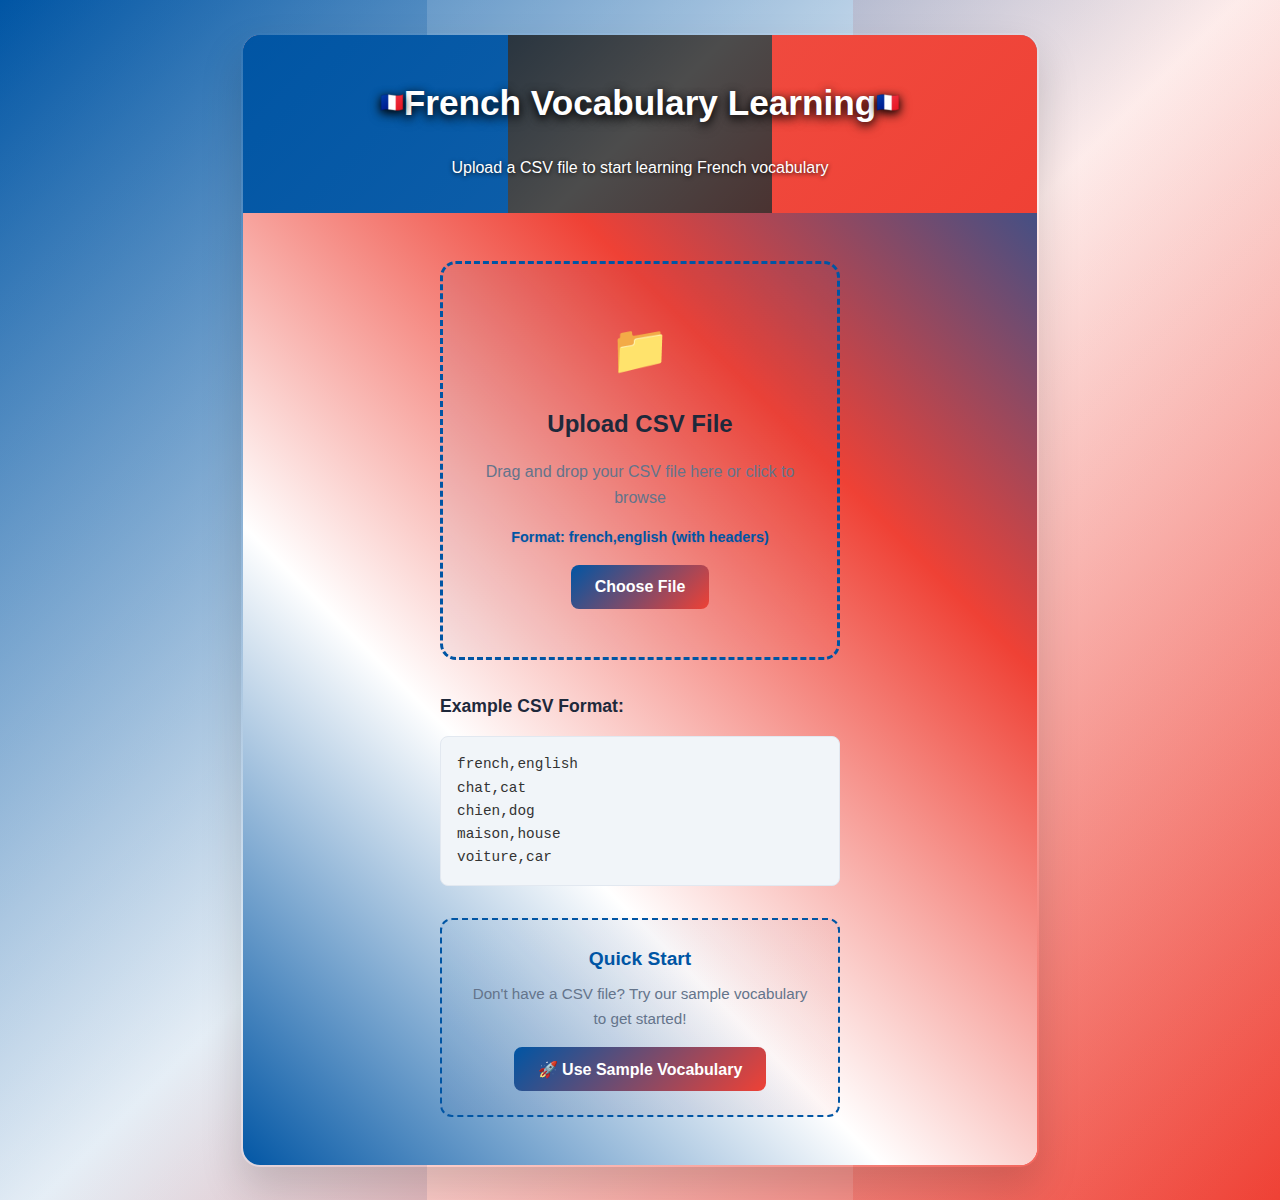
<file: index.html>
<!DOCTYPE html>
<html lang="en">
<head>
    <meta charset="UTF-8">
    <meta name="viewport" content="width=device-width, initial-scale=1.0">
    <title>French Vocabulary Learning</title>
    <link rel="stylesheet" href="styles/main.css">
    <link rel="stylesheet" href="styles/components.css">
</head>
<body>
    <div id="app">
        <!-- Upload Screen -->
        <div id="upload-screen" class="screen active">
            <header>
                <div class="header-content">
                    <h1>French Vocabulary Learning</h1>
                    <p>Upload a CSV file to start learning French vocabulary</p>
                </div>
            </header>
            
            <main>
                <div class="upload-container">
                    <div class="upload-area" id="upload-area">
                        <div class="upload-content">
                            <div class="upload-icon">📁</div>
                            <h2>Upload CSV File</h2>
                            <p>Drag and drop your CSV file here or click to browse</p>
                            <p class="format-info">Format: french,english (with headers)</p>
                            <input type="file" id="file-input" accept=".csv" hidden>
                            <button type="button" class="btn btn-primary" id="choose-file-btn">
                                Choose File
                            </button>
                        </div>
                    </div>
                    
                    <div class="example-section">
                        <h3>Example CSV Format:</h3>
                        <pre><code>french,english
chat,cat
chien,dog
maison,house
voiture,car</code></pre>
                        
                        <div class="sample-section">
                            <h3>Quick Start</h3>
                            <p>Don't have a CSV file? Try our sample vocabulary to get started!</p>
                            <button type="button" class="btn btn-secondary" id="use-sample-btn">
                                🚀 Use Sample Vocabulary
                            </button>
                        </div>
                    </div>
                </div>
            </main>
        </div>

        <!-- Quiz Screen -->
        <div id="quiz-screen" class="screen">
            <header>
                <div class="header-content">
                    <h1>French Vocabulary Quiz</h1>
                    <div class="progress-container">
                        <div class="progress-stats">
                            <span id="mastered-count">0</span> / <span id="total-count">0</span> mastered
                            (<span id="percentage">0</span>%)
                        </div>
                        <div class="progress-bar">
                            <div class="progress-fill" id="progress-fill"></div>
                        </div>
                    </div>
                </div>

            </header>

            <main>
                <div class="quiz-container">
                    <div class="question-section">
                        <h2 id="question-word">Select a word</h2>
                        <p class="instruction" id="instruction-text">Choose the correct English translation:</p>
                    </div>

                    <div class="answers-section">
                        <div class="answer-grid">
                            <button class="answer-btn" data-index="0" tabindex="0">
                                <span class="answer-number">1</span>
                                <span class="answer-text" id="answer-0">Loading...</span>
                            </button>
                            <button class="answer-btn" data-index="1" tabindex="0">
                                <span class="answer-number">2</span>
                                <span class="answer-text" id="answer-1">Loading...</span>
                            </button>
                            <button class="answer-btn" data-index="2" tabindex="0">
                                <span class="answer-number">3</span>
                                <span class="answer-text" id="answer-2">Loading...</span>
                            </button>
                            <button class="answer-btn" data-index="3" tabindex="0">
                                <span class="answer-number">4</span>
                                <span class="answer-text" id="answer-3">Loading...</span>
                            </button>
                        </div>
                    </div>

                    <div class="feedback-section" id="feedback-section" hidden>
                        <div class="feedback-content">
                            <div class="feedback-icon" id="feedback-icon"></div>
                            <div class="feedback-text" id="feedback-text"></div>
                            <button class="btn btn-primary" id="next-btn">Next Word</button>
                        </div>
                    </div>
                </div>
            </main>
        </div>

        <!-- Completion Screen -->
        <div id="completion-screen" class="screen">
            <header>
                <div class="header-content">
                    <h1>Congratulations!</h1>
                </div>
            </header>
            
            <main>
                <div class="completion-container">
                    <div class="completion-icon">🎉</div>
                    <h2>You've mastered all the vocabulary!</h2>
                    <p>You've successfully learned all <span id="final-count">0</span> words.</p>
                    <div class="completion-actions">
                        <button class="btn btn-primary" id="restart-btn">Start Over</button>
                        <button class="btn btn-secondary" id="new-vocab-btn">Upload New Vocabulary</button>
                    </div>
                </div>
            </main>
        </div>
    </div>

    <!-- Floating Footer Controls -->
    <div id="footer-controls" aria-label="Game controls">
        <div class="footer-inner">
            <button id="flip-mode-btn" class="btn btn-secondary" aria-label="Toggle quiz direction">
                <span id="flip-mode-text">🇫🇷 → 🇬🇧</span>
            </button>
            <button id="reset-btn" class="btn btn-secondary" aria-label="Reset progress">Reset</button>
        </div>
    </div>

    <!-- Modal for reset confirmation -->
    <div id="reset-modal" class="modal" hidden>
        <div class="modal-content">
            <h3>Reset Progress</h3>
            <p>Are you sure you want to reset your progress? This will clear all mastered words and start over.</p>
            <div class="modal-actions">
                <button class="btn btn-secondary" id="cancel-reset">Cancel</button>
                <button class="btn btn-danger" id="confirm-reset">Reset Progress</button>
            </div>
        </div>
    </div>

    <!-- Error Modal -->
    <div id="error-modal" class="modal" hidden>
        <div class="modal-content">
            <h3>Error</h3>
            <p id="error-message">An error occurred.</p>
            <div class="modal-actions">
                <button class="btn btn-primary" id="close-error">OK</button>
            </div>
        </div>
    </div>

    <script src="scripts/storage.js"></script>
    <script src="scripts/csvParser.js"></script>
    <script src="scripts/quizEngine.js"></script>
    <script src="scripts/ui.js"></script>
    <script src="scripts/app.js"></script>
</body>
</html>
</file>
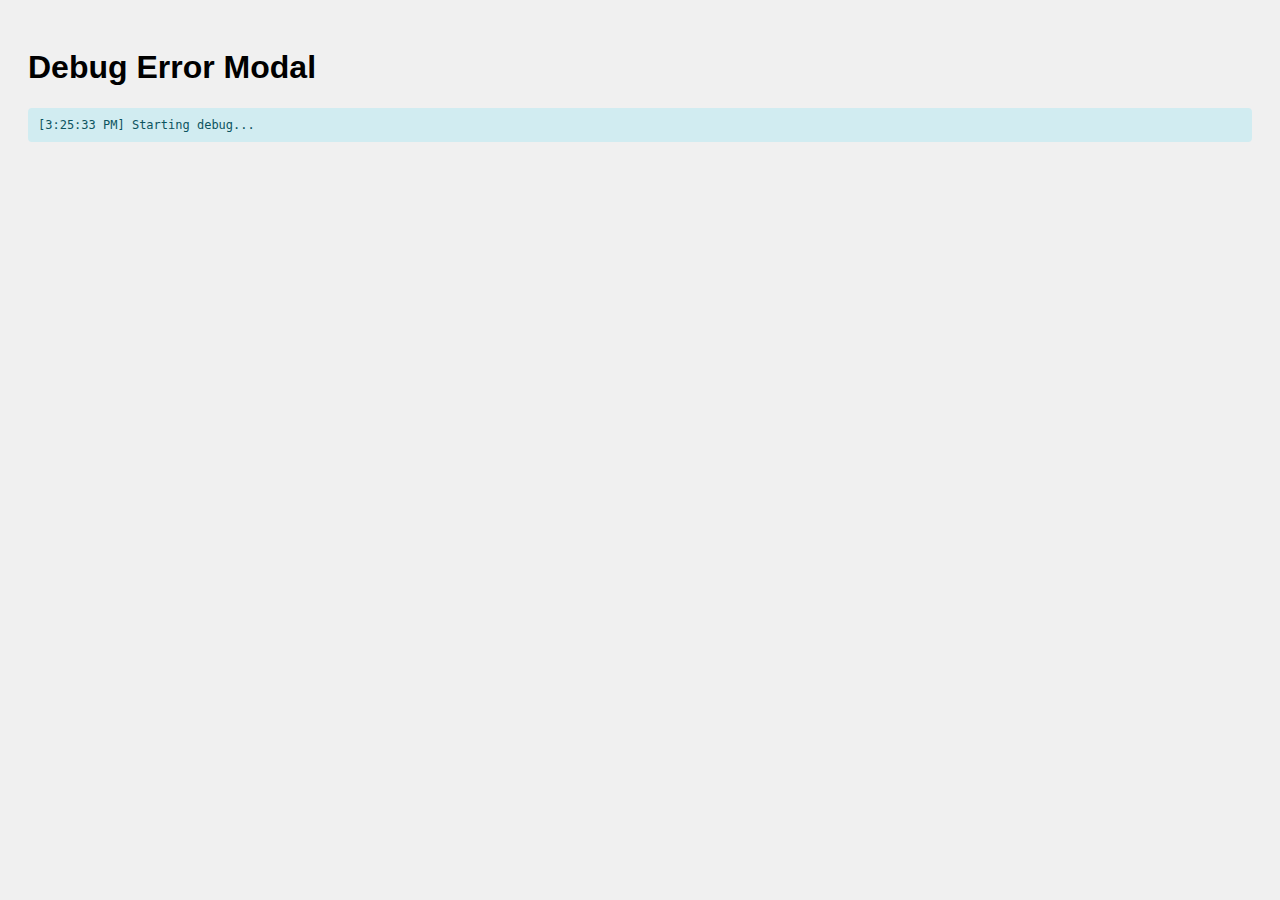
<file: debug-error.html>
<!DOCTYPE html>
<html lang="en">
<head>
    <meta charset="UTF-8">
    <meta name="viewport" content="width=device-width, initial-scale=1.0">
    <title>Debug Error Modal</title>
    <style>
        body {
            font-family: Arial, sans-serif;
            padding: 20px;
            background: #f0f0f0;
        }
        .debug-log {
            background: white;
            padding: 10px;
            margin: 5px 0;
            border-radius: 4px;
            font-family: monospace;
            font-size: 12px;
        }
        .error {
            background: #f8d7da;
            color: #721c24;
        }
        .info {
            background: #d1ecf1;
            color: #0c5460;
        }
    </style>
</head>
<body>
    <h1>Debug Error Modal</h1>
    <div id="debug-logs"></div>

    <script>
        function addLog(message, type = 'info') {
            const logs = document.getElementById('debug-logs');
            const div = document.createElement('div');
            div.className = `debug-log ${type}`;
            div.textContent = `[${new Date().toLocaleTimeString()}] ${message}`;
            logs.appendChild(div);
            console.log(message);
        }

        // Track when error modal is shown
        const originalShowModal = window.showModal;
        window.showModal = function(modalName) {
            addLog(`showModal called with: ${modalName}`, 'error');
            if (originalShowModal) {
                return originalShowModal.apply(this, arguments);
            }
        };

        // Track when showError is called
        const originalShowError = window.showError;
        window.showError = function(message) {
            addLog(`showError called with: ${message}`, 'error');
            if (originalShowError) {
                return originalShowError.apply(this, arguments);
            }
        };

        addLog('Starting debug...');
    </script>

    <script src="scripts/storage.js"></script>
    <script src="scripts/csvParser.js"></script>
    <script src="scripts/quizEngine.js"></script>
    <script src="scripts/ui.js"></script>
    <script src="scripts/app.js"></script>

    <script>
        // Override the UI showModal method to track calls
        if (typeof ui !== 'undefined') {
            const originalUIShowModal = ui.showModal;
            ui.showModal = function(modalName) {
                addLog(`UI showModal called with: ${modalName}`, 'error');
                return originalUIShowModal.call(this, modalName);
            };

            const originalUIShowError = ui.showError;
            ui.showError = function(message) {
                addLog(`UI showError called with: ${message}`, 'error');
                return originalUIShowError.call(this, message);
            };
        }

        // Override the app showError method to track calls
        if (typeof vocabApp !== 'undefined') {
            const originalAppShowError = vocabApp.showError;
            vocabApp.showError = function(message) {
                addLog(`App showError called with: ${message}`, 'error');
                return originalAppShowError.call(this, message);
            };
        }

        setTimeout(() => {
            addLog('Debug setup complete');
        }, 1000);
    </script>
</body>
</html>
</file>
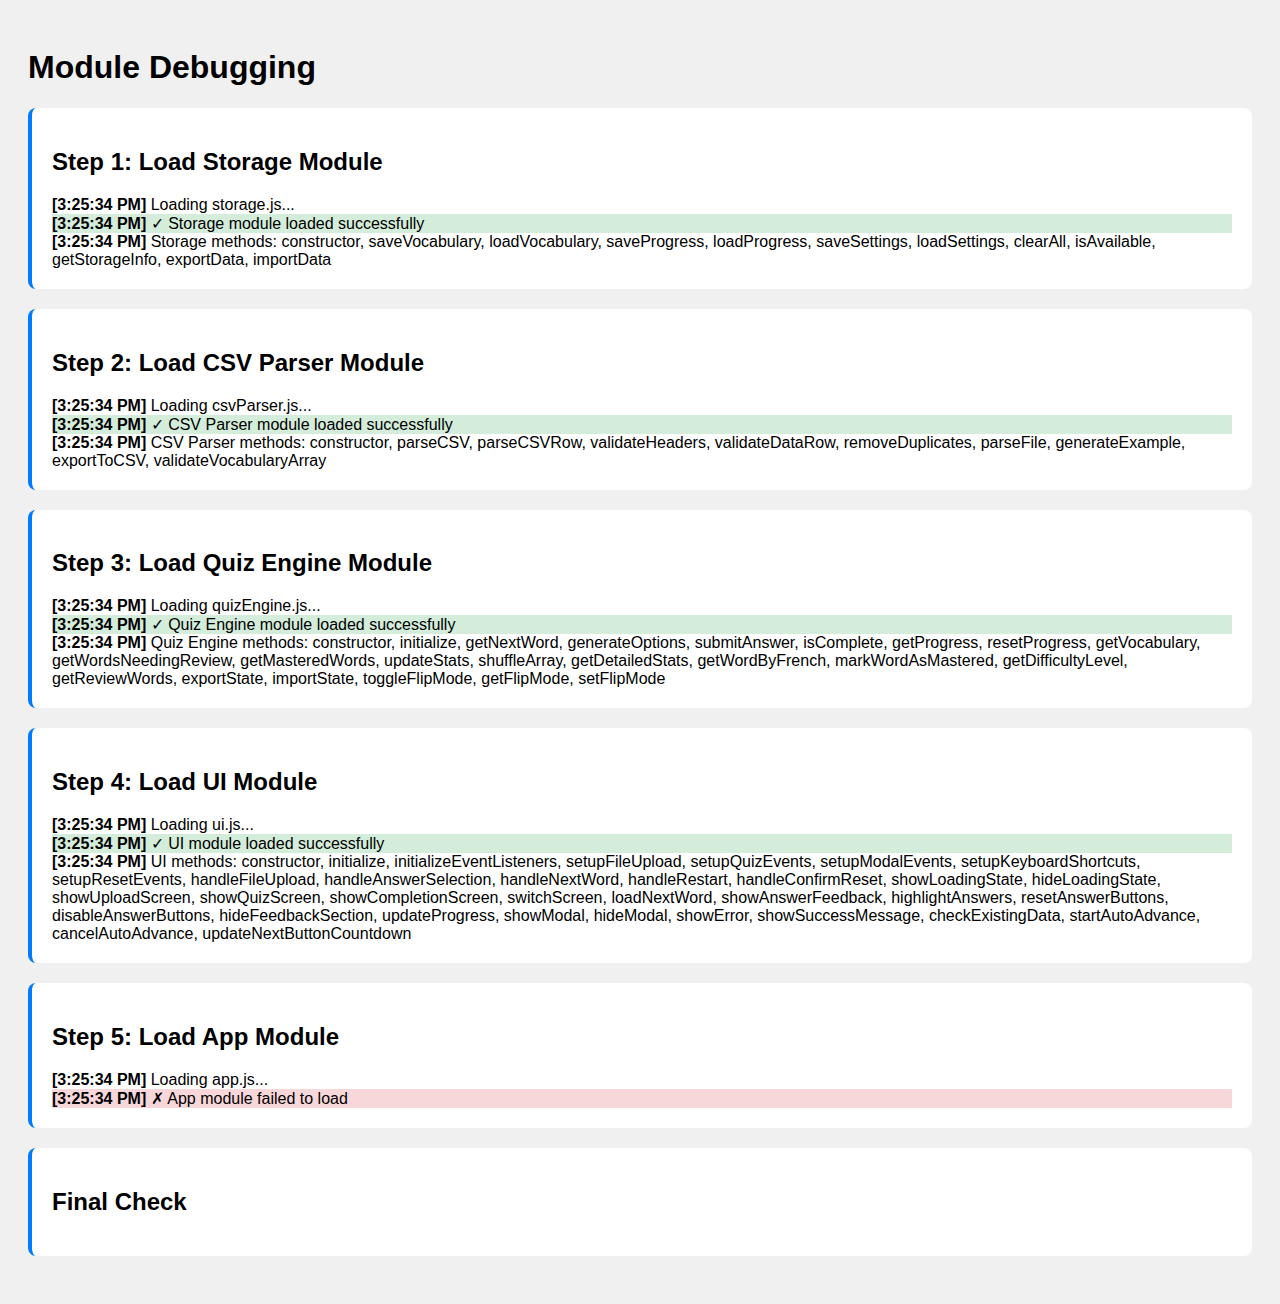
<file: debug-modules.html>
<!DOCTYPE html>
<html lang="en">
<head>
    <meta charset="UTF-8">
    <meta name="viewport" content="width=device-width, initial-scale=1.0">
    <title>Debug Modules</title>
    <style>
        body {
            font-family: Arial, sans-serif;
            padding: 20px;
            background: #f0f0f0;
        }
        .debug-section {
            background: white;
            padding: 20px;
            border-radius: 8px;
            margin-bottom: 20px;
            border-left: 4px solid #007bff;
        }
        .error {
            border-left-color: #dc3545;
            background: #f8d7da;
        }
        .success {
            border-left-color: #28a745;
            background: #d4edda;
        }
        .warning {
            border-left-color: #ffc107;
            background: #fff3cd;
        }
        pre {
            background: #f8f9fa;
            padding: 10px;
            border-radius: 4px;
            overflow-x: auto;
        }
    </style>
</head>
<body>
    <h1>Module Debugging</h1>
    
    <div class="debug-section">
        <h2>Step 1: Load Storage Module</h2>
        <div id="storage-debug"></div>
    </div>

    <div class="debug-section">
        <h2>Step 2: Load CSV Parser Module</h2>
        <div id="csv-debug"></div>
    </div>

    <div class="debug-section">
        <h2>Step 3: Load Quiz Engine Module</h2>
        <div id="quiz-debug"></div>
    </div>

    <div class="debug-section">
        <h2>Step 4: Load UI Module</h2>
        <div id="ui-debug"></div>
    </div>

    <div class="debug-section">
        <h2>Step 5: Load App Module</h2>
        <div id="app-debug"></div>
    </div>

    <div class="debug-section">
        <h2>Final Check</h2>
        <div id="final-debug"></div>
    </div>

    <script>
        function logDebug(sectionId, message, type = 'info') {
            const section = document.getElementById(sectionId);
            const div = document.createElement('div');
            div.innerHTML = `<strong>[${new Date().toLocaleTimeString()}]</strong> ${message}`;
            div.className = type;
            section.appendChild(div);
        }

        function checkGlobal(name) {
            return typeof window[name] !== 'undefined';
        }

        // Step 1: Load Storage
        logDebug('storage-debug', 'Loading storage.js...');
    </script>

    <script src="scripts/storage.js"></script>
    <script>
        if (checkGlobal('storage')) {
            logDebug('storage-debug', '✓ Storage module loaded successfully', 'success');
            logDebug('storage-debug', `Storage methods: ${Object.getOwnPropertyNames(storage.__proto__).join(', ')}`);
        } else {
            logDebug('storage-debug', '✗ Storage module failed to load', 'error');
        }
    </script>

    <script>
        logDebug('csv-debug', 'Loading csvParser.js...');
    </script>

    <script src="scripts/csvParser.js"></script>
    <script>
        if (checkGlobal('csvParser')) {
            logDebug('csv-debug', '✓ CSV Parser module loaded successfully', 'success');
            logDebug('csv-debug', `CSV Parser methods: ${Object.getOwnPropertyNames(csvParser.__proto__).join(', ')}`);
        } else {
            logDebug('csv-debug', '✗ CSV Parser module failed to load', 'error');
        }
    </script>

    <script>
        logDebug('quiz-debug', 'Loading quizEngine.js...');
    </script>

    <script src="scripts/quizEngine.js"></script>
    <script>
        if (checkGlobal('quizEngine')) {
            logDebug('quiz-debug', '✓ Quiz Engine module loaded successfully', 'success');
            logDebug('quiz-debug', `Quiz Engine methods: ${Object.getOwnPropertyNames(quizEngine.__proto__).join(', ')}`);
        } else {
            logDebug('quiz-debug', '✗ Quiz Engine module failed to load', 'error');
        }
    </script>

    <script>
        logDebug('ui-debug', 'Loading ui.js...');
    </script>

    <script src="scripts/ui.js"></script>
    <script>
        if (checkGlobal('ui')) {
            logDebug('ui-debug', '✓ UI module loaded successfully', 'success');
            logDebug('ui-debug', `UI methods: ${Object.getOwnPropertyNames(ui.__proto__).join(', ')}`);
        } else {
            logDebug('ui-debug', '✗ UI module failed to load', 'error');
        }
    </script>

    <script>
        logDebug('app-debug', 'Loading app.js...');
    </script>

    <script src="scripts/app.js"></script>
    <script>
        if (checkGlobal('vocabApp')) {
            logDebug('app-debug', '✓ App module loaded successfully', 'success');
            logDebug('app-debug', `App methods: ${Object.getOwnPropertyNames(vocabApp.__proto__).join(', ')}`);
        } else {
            logDebug('app-debug', '✗ App module failed to load', 'error');
        }
    </script>

    <script>
        // Final check
        setTimeout(() => {
            logDebug('final-debug', 'Performing final module check...');
            
            const modules = ['storage', 'csvParser', 'quizEngine', 'ui', 'vocabApp'];
            const available = modules.filter(m => checkGlobal(m));
            const missing = modules.filter(m => !checkGlobal(m));
            
            if (available.length === modules.length) {
                logDebug('final-debug', `✓ All ${modules.length} modules are available!`, 'success');
            } else {
                logDebug('final-debug', `✗ Missing modules: ${missing.join(', ')}`, 'error');
                logDebug('final-debug', `✓ Available modules: ${available.join(', ')}`, 'success');
            }
            
            // Check window object
            logDebug('final-debug', `Window object keys: ${Object.keys(window).filter(k => modules.includes(k)).join(', ')}`);
            
        }, 1000);
    </script>
</body>
</html>
</file>
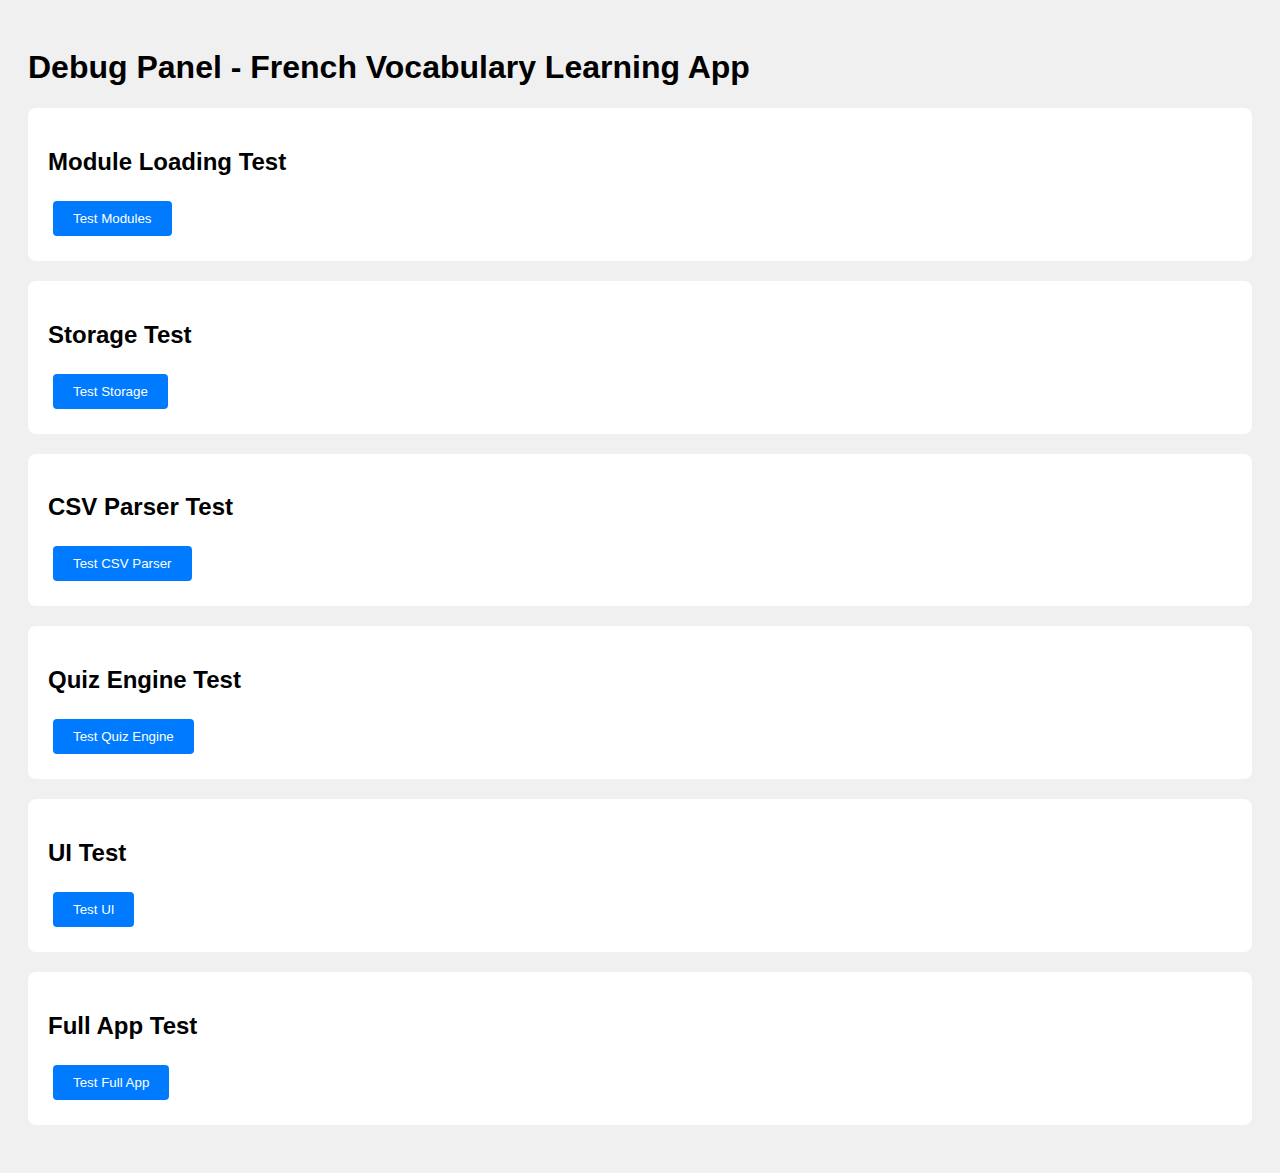
<file: debug.html>
<!DOCTYPE html>
<html lang="en">
<head>
    <meta charset="UTF-8">
    <meta name="viewport" content="width=device-width, initial-scale=1.0">
    <title>Debug - French Vocabulary Learning</title>
    <style>
        body {
            font-family: Arial, sans-serif;
            padding: 20px;
            background: #f0f0f0;
        }
        .debug-panel {
            background: white;
            padding: 20px;
            border-radius: 8px;
            margin-bottom: 20px;
        }
        .error {
            color: red;
            background: #ffe6e6;
            padding: 10px;
            border-radius: 4px;
            margin: 10px 0;
        }
        .success {
            color: green;
            background: #e6ffe6;
            padding: 10px;
            border-radius: 4px;
            margin: 10px 0;
        }
        button {
            padding: 10px 20px;
            margin: 5px;
            border: none;
            border-radius: 4px;
            background: #007bff;
            color: white;
            cursor: pointer;
        }
        button:hover {
            background: #0056b3;
        }
    </style>
</head>
<body>
    <h1>Debug Panel - French Vocabulary Learning App</h1>
    
    <div class="debug-panel">
        <h2>Module Loading Test</h2>
        <div id="module-status"></div>
        <button onclick="testModules()">Test Modules</button>
    </div>

    <div class="debug-panel">
        <h2>Storage Test</h2>
        <div id="storage-status"></div>
        <button onclick="testStorage()">Test Storage</button>
    </div>

    <div class="debug-panel">
        <h2>CSV Parser Test</h2>
        <div id="csv-status"></div>
        <button onclick="testCSVParser()">Test CSV Parser</button>
    </div>

    <div class="debug-panel">
        <h2>Quiz Engine Test</h2>
        <div id="quiz-status"></div>
        <button onclick="testQuizEngine()">Test Quiz Engine</button>
    </div>

    <div class="debug-panel">
        <h2>UI Test</h2>
        <div id="ui-status"></div>
        <button onclick="testUI()">Test UI</button>
    </div>

    <div class="debug-panel">
        <h2>Full App Test</h2>
        <div id="app-status"></div>
        <button onclick="testFullApp()">Test Full App</button>
    </div>

    <script>
        function logStatus(elementId, message, isError = false) {
            const element = document.getElementById(elementId);
            const className = isError ? 'error' : 'success';
            element.innerHTML = `<div class="${className}">${message}</div>`;
        }

        function testModules() {
            logStatus('module-status', 'Testing module availability...');
            
            const modules = ['storage', 'csvParser', 'quizEngine', 'ui'];
            const missing = [];
            
            modules.forEach(module => {
                if (typeof window[module] === 'undefined') {
                    missing.push(module);
                }
            });
            
            if (missing.length > 0) {
                logStatus('module-status', `Missing modules: ${missing.join(', ')}`, true);
            } else {
                logStatus('module-status', 'All modules loaded successfully!');
            }
        }

        function testStorage() {
            logStatus('storage-status', 'Testing storage functionality...');
            
            try {
                if (typeof storage === 'undefined') {
                    logStatus('storage-status', 'Storage module not loaded', true);
                    return;
                }
                
                // Test localStorage availability
                if (!storage.isAvailable()) {
                    logStatus('storage-status', 'localStorage is not available', true);
                    return;
                }
                
                // Test basic operations
                const testData = [{ french: 'test', english: 'test', mastered: false }];
                storage.saveVocabulary(testData);
                const loaded = storage.loadVocabulary();
                
                if (loaded && loaded.length > 0) {
                    logStatus('storage-status', 'Storage operations working correctly!');
                } else {
                    logStatus('storage-status', 'Storage operations failed', true);
                }
                
            } catch (error) {
                logStatus('storage-status', `Storage error: ${error.message}`, true);
            }
        }

        function testCSVParser() {
            logStatus('csv-status', 'Testing CSV parser...');
            
            try {
                if (typeof csvParser === 'undefined') {
                    logStatus('csv-status', 'CSV Parser module not loaded', true);
                    return;
                }
                
                const testCSV = 'french,english\nchat,cat\nchien,dog\nmaison,house\nvoiture,car';
                const result = csvParser.parseCSV(testCSV);
                
                if (result.success) {
                    logStatus('csv-status', `CSV parsing successful! Found ${result.vocabulary.length} words.`);
                } else {
                    logStatus('csv-status', `CSV parsing failed: ${result.error}`, true);
                }
                
            } catch (error) {
                logStatus('csv-status', `CSV Parser error: ${error.message}`, true);
            }
        }

        function testQuizEngine() {
            logStatus('quiz-status', 'Testing quiz engine...');
            
            try {
                if (typeof quizEngine === 'undefined') {
                    logStatus('quiz-status', 'Quiz Engine module not loaded', true);
                    return;
                }
                
                const testVocab = [
                    { french: 'chat', english: 'cat', mastered: false },
                    { french: 'chien', english: 'dog', mastered: false },
                    { french: 'maison', english: 'house', mastered: false },
                    { french: 'voiture', english: 'car', mastered: false }
                ];
                
                quizEngine.initialize(testVocab);
                const nextWord = quizEngine.getNextWord();
                
                if (nextWord) {
                    logStatus('quiz-status', 'Quiz engine working! Next word loaded successfully.');
                } else {
                    logStatus('quiz-status', 'Quiz engine failed to get next word', true);
                }
                
            } catch (error) {
                logStatus('quiz-status', `Quiz Engine error: ${error.message}`, true);
            }
        }

        function testUI() {
            logStatus('ui-status', 'Testing UI components...');
            
            try {
                if (typeof ui === 'undefined') {
                    logStatus('ui-status', 'UI module not loaded', true);
                    return;
                }
                
                // Test if UI can access DOM elements
                const screens = ui.screens;
                const modals = ui.modals;
                
                if (screens && modals) {
                    logStatus('ui-status', 'UI module initialized successfully!');
                } else {
                    logStatus('ui-status', 'UI module initialization failed', true);
                }
                
            } catch (error) {
                logStatus('ui-status', `UI error: ${error.message}`, true);
            }
        }

        function testFullApp() {
            logStatus('app-status', 'Testing full application...');
            
            try {
                if (typeof vocabApp === 'undefined') {
                    logStatus('app-status', 'Main app not loaded', true);
                    return;
                }
                
                const stats = vocabApp.getAppStats();
                logStatus('app-status', 'Full application loaded and working!');
                
            } catch (error) {
                logStatus('app-status', `Full app error: ${error.message}`, true);
            }
        }

        // Auto-run tests when page loads
        window.addEventListener('load', () => {
            setTimeout(() => {
                testModules();
                testStorage();
                testCSVParser();
                testQuizEngine();
                testUI();
                testFullApp();
            }, 1000);
        });
    </script>

    <!-- Load the actual app scripts -->
    <script src="scripts/storage.js"></script>
    <script src="scripts/csvParser.js"></script>
    <script src="scripts/quizEngine.js"></script>
    <script src="scripts/ui.js"></script>
    <script src="scripts/app.js"></script>
</body>
</html>
</file>
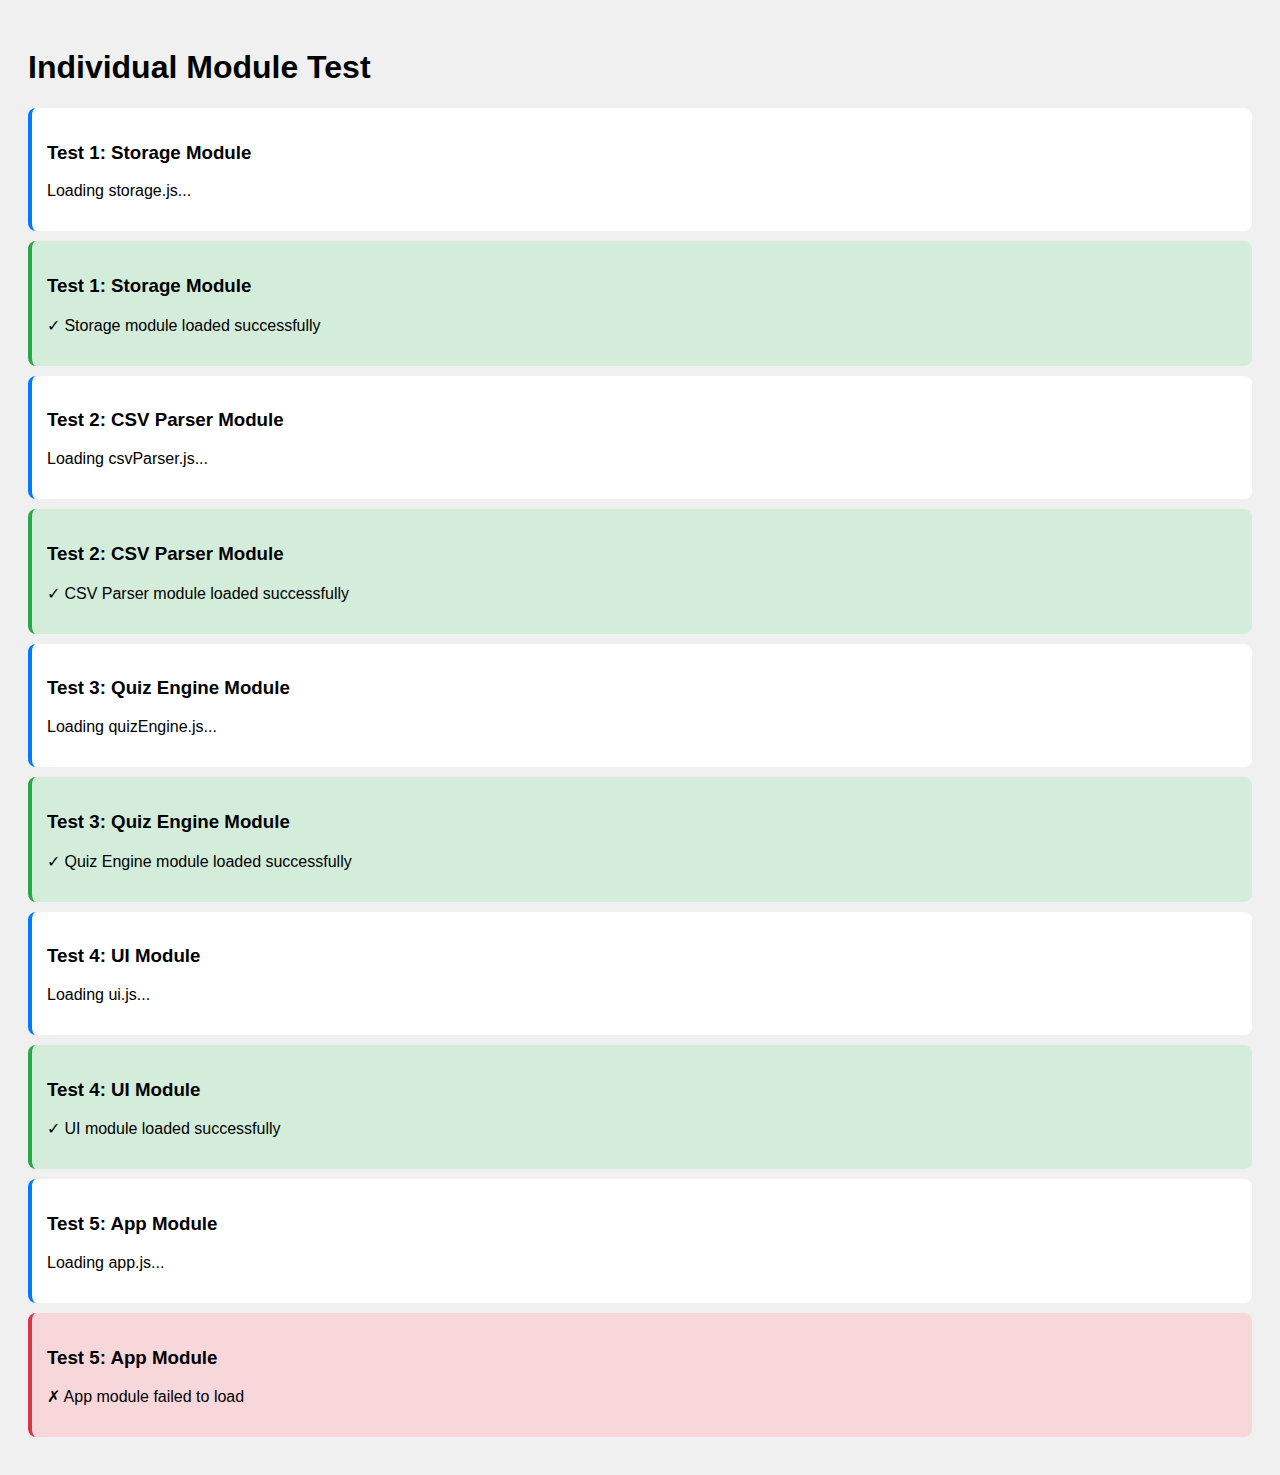
<file: individual-test.html>
<!DOCTYPE html>
<html lang="en">
<head>
    <meta charset="UTF-8">
    <meta name="viewport" content="width=device-width, initial-scale=1.0">
    <title>Individual Module Test</title>
    <style>
        body {
            font-family: Arial, sans-serif;
            padding: 20px;
            background: #f0f0f0;
        }
        .test-result {
            background: white;
            padding: 15px;
            margin: 10px 0;
            border-radius: 8px;
            border-left: 4px solid #007bff;
        }
        .success {
            border-left-color: #28a745;
            background: #d4edda;
        }
        .error {
            border-left-color: #dc3545;
            background: #f8d7da;
        }
        .warning {
            border-left-color: #ffc107;
            background: #fff3cd;
        }
    </style>
</head>
<body>
    <h1>Individual Module Test</h1>
    <div id="results"></div>

    <script>
        function addResult(title, message, type = 'info') {
            const results = document.getElementById('results');
            const div = document.createElement('div');
            div.className = `test-result ${type}`;
            div.innerHTML = `<h3>${title}</h3><p>${message}</p>`;
            results.appendChild(div);
        }

        // Capture console errors
        const originalError = console.error;
        const errors = [];
        console.error = function(...args) {
            errors.push(args.join(' '));
            originalError.apply(console, args);
        };

        // Test 1: Storage Module Only
        addResult('Test 1: Storage Module', 'Loading storage.js...');
    </script>

    <script src="scripts/storage.js"></script>
    <script>
        if (typeof storage !== 'undefined') {
            addResult('Test 1: Storage Module', '✓ Storage module loaded successfully', 'success');
        } else {
            addResult('Test 1: Storage Module', '✗ Storage module failed to load', 'error');
        }
        if (errors.length > 0) {
            addResult('Test 1: Storage Module', 'Errors: ' + errors.join('; '), 'error');
            errors.length = 0; // Clear errors
        }
    </script>

    <script>
        addResult('Test 2: CSV Parser Module', 'Loading csvParser.js...');
    </script>

    <script src="scripts/csvParser.js"></script>
    <script>
        if (typeof csvParser !== 'undefined') {
            addResult('Test 2: CSV Parser Module', '✓ CSV Parser module loaded successfully', 'success');
        } else {
            addResult('Test 2: CSV Parser Module', '✗ CSV Parser module failed to load', 'error');
        }
        if (errors.length > 0) {
            addResult('Test 2: CSV Parser Module', 'Errors: ' + errors.join('; '), 'error');
            errors.length = 0;
        }
    </script>

    <script>
        addResult('Test 3: Quiz Engine Module', 'Loading quizEngine.js...');
    </script>

    <script src="scripts/quizEngine.js"></script>
    <script>
        if (typeof quizEngine !== 'undefined') {
            addResult('Test 3: Quiz Engine Module', '✓ Quiz Engine module loaded successfully', 'success');
        } else {
            addResult('Test 3: Quiz Engine Module', '✗ Quiz Engine module failed to load', 'error');
        }
        if (errors.length > 0) {
            addResult('Test 3: Quiz Engine Module', 'Errors: ' + errors.join('; '), 'error');
            errors.length = 0;
        }
    </script>

    <script>
        addResult('Test 4: UI Module', 'Loading ui.js...');
    </script>

    <script src="scripts/ui.js"></script>
    <script>
        if (typeof ui !== 'undefined') {
            addResult('Test 4: UI Module', '✓ UI module loaded successfully', 'success');
        } else {
            addResult('Test 4: UI Module', '✗ UI module failed to load', 'error');
        }
        if (errors.length > 0) {
            addResult('Test 4: UI Module', 'Errors: ' + errors.join('; '), 'error');
            errors.length = 0;
        }
    </script>

    <script>
        addResult('Test 5: App Module', 'Loading app.js...');
    </script>

    <script src="scripts/app.js"></script>
    <script>
        if (typeof vocabApp !== 'undefined') {
            addResult('Test 5: App Module', '✓ App module loaded successfully', 'success');
        } else {
            addResult('Test 5: App Module', '✗ App module failed to load', 'error');
        }
        if (errors.length > 0) {
            addResult('Test 5: App Module', 'Errors: ' + errors.join('; '), 'error');
            errors.length = 0;
        }
    </script>

    <script>
        // Final summary
        setTimeout(() => {
            const modules = ['storage', 'csvParser', 'quizEngine', 'ui', 'vocabApp'];
            const available = modules.filter(m => typeof window[m] !== 'undefined');
            const missing = modules.filter(m => typeof window[m] === 'undefined');
            
            if (available.length === modules.length) {
                addResult('Final Result', `✓ All ${modules.length} modules loaded successfully!`, 'success');
            } else {
                addResult('Final Result', `✗ Only ${available.length}/${modules.length} modules loaded. Missing: ${missing.join(', ')}`, 'error');
            }
        }, 1000);
    </script>
</body>
</html>
</file>
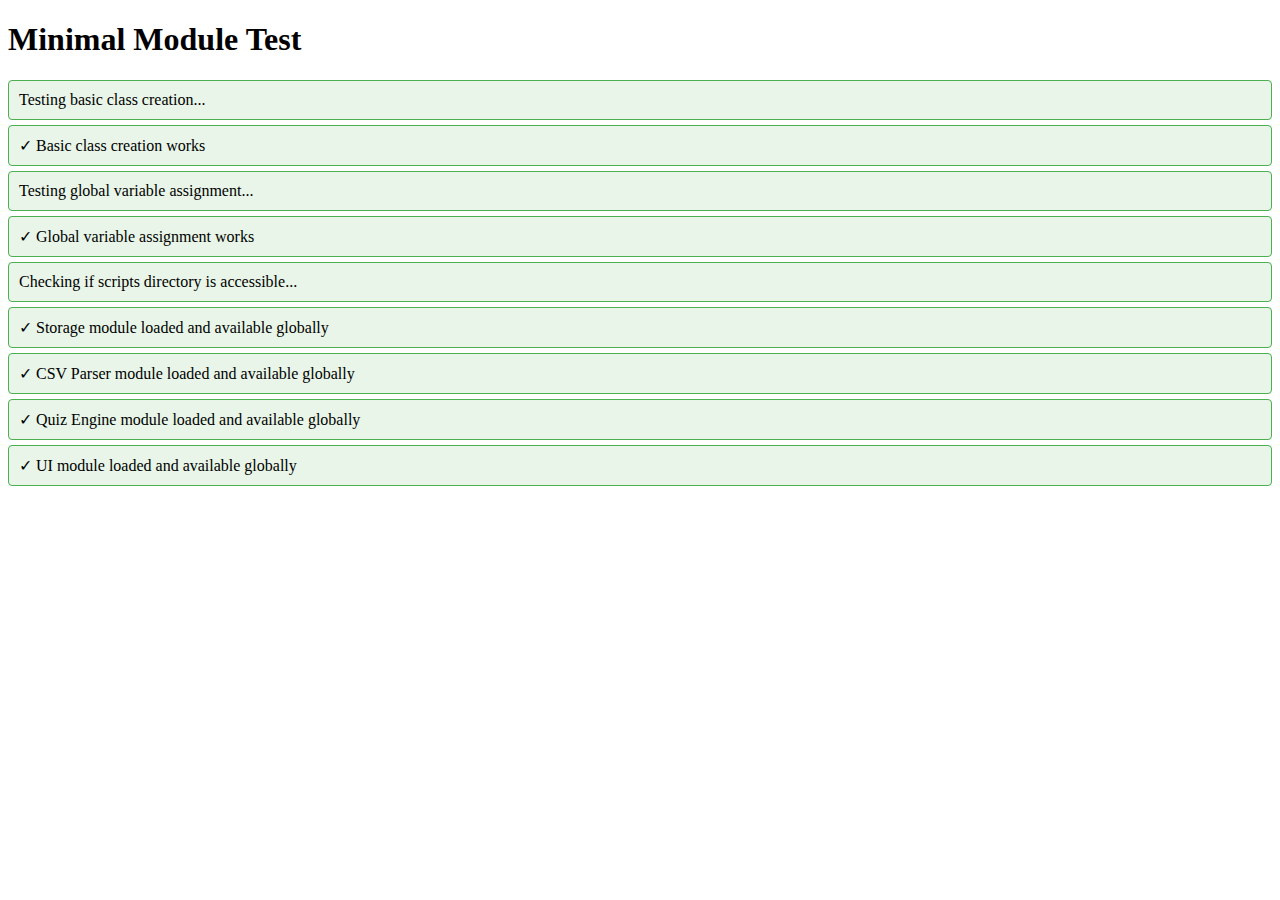
<file: minimal-test.html>
<!DOCTYPE html>
<html lang="en">
<head>
    <meta charset="UTF-8">
    <meta name="viewport" content="width=device-width, initial-scale=1.0">
    <title>Minimal Test</title>
</head>
<body>
    <h1>Minimal Module Test</h1>
    <div id="results"></div>

    <script>
        function addResult(message, isError = false) {
            const results = document.getElementById('results');
            const div = document.createElement('div');
            div.style.padding = '10px';
            div.style.margin = '5px 0';
            div.style.backgroundColor = isError ? '#ffebee' : '#e8f5e8';
            div.style.border = isError ? '1px solid #f44336' : '1px solid #4caf50';
            div.style.borderRadius = '4px';
            div.textContent = message;
            results.appendChild(div);
        }

        // Test 1: Basic class creation
        try {
            addResult('Testing basic class creation...');
            class TestClass {
                constructor() {
                    this.name = 'test';
                }
            }
            const testInstance = new TestClass();
            addResult('✓ Basic class creation works');
        } catch (error) {
            addResult('✗ Basic class creation failed: ' + error.message, true);
        }

        // Test 2: Global variable assignment
        try {
            addResult('Testing global variable assignment...');
            window.testGlobal = 'test';
            if (typeof window.testGlobal !== 'undefined') {
                addResult('✓ Global variable assignment works');
            } else {
                addResult('✗ Global variable assignment failed', true);
            }
        } catch (error) {
            addResult('✗ Global variable assignment failed: ' + error.message, true);
        }

        // Test 3: Check if scripts directory exists
        addResult('Checking if scripts directory is accessible...');
    </script>

    <script src="scripts/storage.js"></script>
    <script>
        try {
            if (typeof storage !== 'undefined') {
                addResult('✓ Storage module loaded and available globally');
            } else {
                addResult('✗ Storage module not available globally', true);
            }
        } catch (error) {
            addResult('✗ Error checking storage module: ' + error.message, true);
        }
    </script>

    <script src="scripts/csvParser.js"></script>
    <script>
        try {
            if (typeof csvParser !== 'undefined') {
                addResult('✓ CSV Parser module loaded and available globally');
            } else {
                addResult('✗ CSV Parser module not available globally', true);
            }
        } catch (error) {
            addResult('✗ Error checking CSV Parser module: ' + error.message, true);
        }
    </script>

    <script src="scripts/quizEngine.js"></script>
    <script>
        try {
            if (typeof quizEngine !== 'undefined') {
                addResult('✓ Quiz Engine module loaded and available globally');
            } else {
                addResult('✗ Quiz Engine module not available globally', true);
            }
        } catch (error) {
            addResult('✗ Error checking Quiz Engine module: ' + error.message, true);
        }
    </script>

    <script src="scripts/ui.js"></script>
    <script>
        try {
            if (typeof ui !== 'undefined') {
                addResult('✓ UI module loaded and available globally');
            } else {
                addResult('✗ UI module not available globally', true);
            }
        } catch (error) {
            addResult('✗ Error checking UI module: ' + error.message, true);
        }
    </script>

    <script>
        // Final summary
        setTimeout(() => {
            const modules = ['storage', 'csvParser', 'quizEngine', 'ui'];
            const available = modules.filter(m => typeof window[m] !== 'undefined');
            const missing = modules.filter(m => typeof window[m] === 'undefined');
            
            addResult(`Final result: ${available.length}/${modules.length} modules available`);
            if (missing.length > 0) {
                addResult(`Missing: ${missing.join(', ')}`, true);
            }
        }, 1000);
    </script>
</body>
</html>
</file>
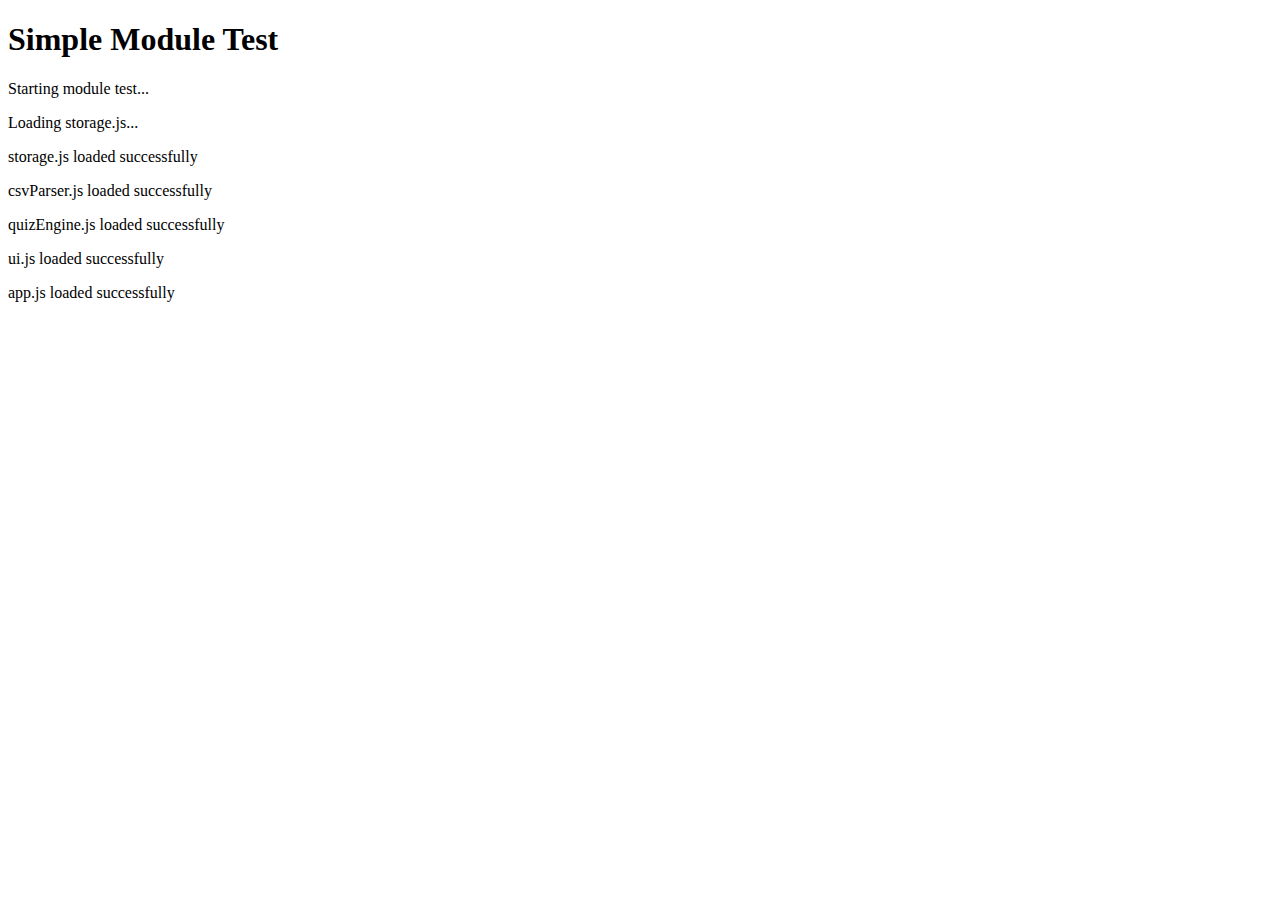
<file: simple-test.html>
<!DOCTYPE html>
<html lang="en">
<head>
    <meta charset="UTF-8">
    <meta name="viewport" content="width=device-width, initial-scale=1.0">
    <title>Simple Module Test</title>
</head>
<body>
    <h1>Simple Module Test</h1>
    <div id="output"></div>

    <script>
        function log(message) {
            const output = document.getElementById('output');
            output.innerHTML += '<p>' + message + '</p>';
            console.log(message);
        }

        log('Starting module test...');

        // Test each script individually
        try {
            log('Loading storage.js...');
            // We'll load scripts dynamically to see which one fails
        } catch (error) {
            log('Error: ' + error.message);
        }
    </script>

    <script src="scripts/storage.js" onload="log('storage.js loaded successfully')" onerror="log('storage.js failed to load')"></script>
    <script src="scripts/csvParser.js" onload="log('csvParser.js loaded successfully')" onerror="log('csvParser.js failed to load')"></script>
    <script src="scripts/quizEngine.js" onload="log('quizEngine.js loaded successfully')" onerror="log('quizEngine.js failed to load')"></script>
    <script src="scripts/ui.js" onload="log('ui.js loaded successfully')" onerror="log('ui.js failed to load')"></script>
    <script src="scripts/app.js" onload="log('app.js loaded successfully')" onerror="log('app.js failed to load')"></script>

    <script>
        setTimeout(() => {
            log('Checking for global variables...');
            
            if (typeof storage !== 'undefined') {
                log('✓ storage is available');
            } else {
                log('✗ storage is NOT available');
            }
            
            if (typeof csvParser !== 'undefined') {
                log('✓ csvParser is available');
            } else {
                log('✗ csvParser is NOT available');
            }
            
            if (typeof quizEngine !== 'undefined') {
                log('✓ quizEngine is available');
            } else {
                log('✗ quizEngine is NOT available');
            }
            
            if (typeof ui !== 'undefined') {
                log('✓ ui is available');
            } else {
                log('✗ ui is NOT available');
            }
            
            if (typeof vocabApp !== 'undefined') {
                log('✓ vocabApp is available');
            } else {
                log('✗ vocabApp is NOT available');
            }
        }, 1000);
    </script>
</body>
</html>
</file>
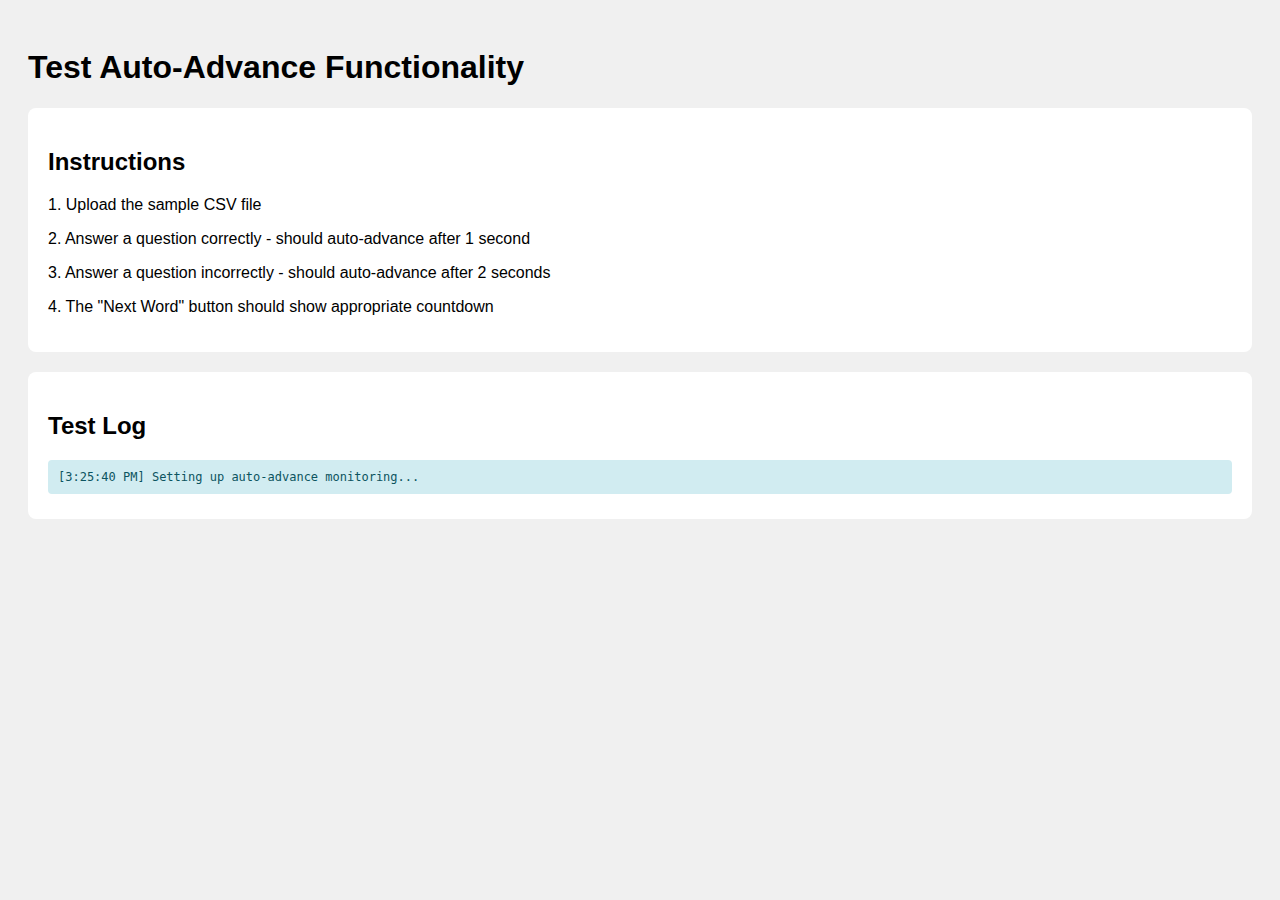
<file: test-auto-advance.html>
<!DOCTYPE html>
<html lang="en">
<head>
    <meta charset="UTF-8">
    <meta name="viewport" content="width=device-width, initial-scale=1.0">
    <title>Test Auto-Advance</title>
    <style>
        body {
            font-family: Arial, sans-serif;
            padding: 20px;
            background: #f0f0f0;
        }
        .test-panel {
            background: white;
            padding: 20px;
            border-radius: 8px;
            margin-bottom: 20px;
        }
        .log {
            background: #f8f9fa;
            padding: 10px;
            margin: 5px 0;
            border-radius: 4px;
            font-family: monospace;
            font-size: 12px;
        }
        .success {
            background: #d4edda;
            color: #155724;
        }
        .info {
            background: #d1ecf1;
            color: #0c5460;
        }
    </style>
</head>
<body>
    <h1>Test Auto-Advance Functionality</h1>
    
    <div class="test-panel">
        <h2>Instructions</h2>
        <p>1. Upload the sample CSV file</p>
        <p>2. Answer a question correctly - should auto-advance after 1 second</p>
        <p>3. Answer a question incorrectly - should auto-advance after 2 seconds</p>
        <p>4. The "Next Word" button should show appropriate countdown</p>
    </div>

    <div class="test-panel">
        <h2>Test Log</h2>
        <div id="test-log"></div>
    </div>

    <script>
        function addLog(message, type = 'info') {
            const log = document.getElementById('test-log');
            const div = document.createElement('div');
            div.className = `log ${type}`;
            div.textContent = `[${new Date().toLocaleTimeString()}] ${message}`;
            log.appendChild(div);
        }

        // Track auto-advance functionality
        let originalStartAutoAdvance;
        let originalCancelAutoAdvance;
        let autoAdvanceStarted = false;
        let autoAdvanceCancelled = false;

        addLog('Setting up auto-advance monitoring...');
    </script>

    <script src="scripts/storage.js"></script>
    <script src="scripts/csvParser.js"></script>
    <script src="scripts/quizEngine.js"></script>
    <script src="scripts/ui.js"></script>
    <script src="scripts/app.js"></script>

    <script>
        setTimeout(() => {
            if (typeof ui !== 'undefined') {
                // Override auto-advance methods to track calls
                originalStartAutoAdvance = ui.startAutoAdvance;
                originalCancelAutoAdvance = ui.cancelAutoAdvance;

                ui.startAutoAdvance = function(isCorrect) {
                    autoAdvanceStarted = true;
                    const timing = isCorrect ? '1 second' : '2 seconds';
                    addLog(`Auto-advance started (${timing} for ${isCorrect ? 'correct' : 'incorrect'} answer)`, 'success');
                    return originalStartAutoAdvance.call(this, isCorrect);
                };

                ui.cancelAutoAdvance = function() {
                    autoAdvanceCancelled = true;
                    addLog('Auto-advance cancelled', 'info');
                    return originalCancelAutoAdvance.call(this);
                };

                addLog('Auto-advance monitoring active', 'success');
                addLog('Ready to test! Upload a CSV file and answer a question.');
            } else {
                addLog('UI module not available', 'error');
            }
        }, 1000);
    </script>
</body>
</html>
</file>
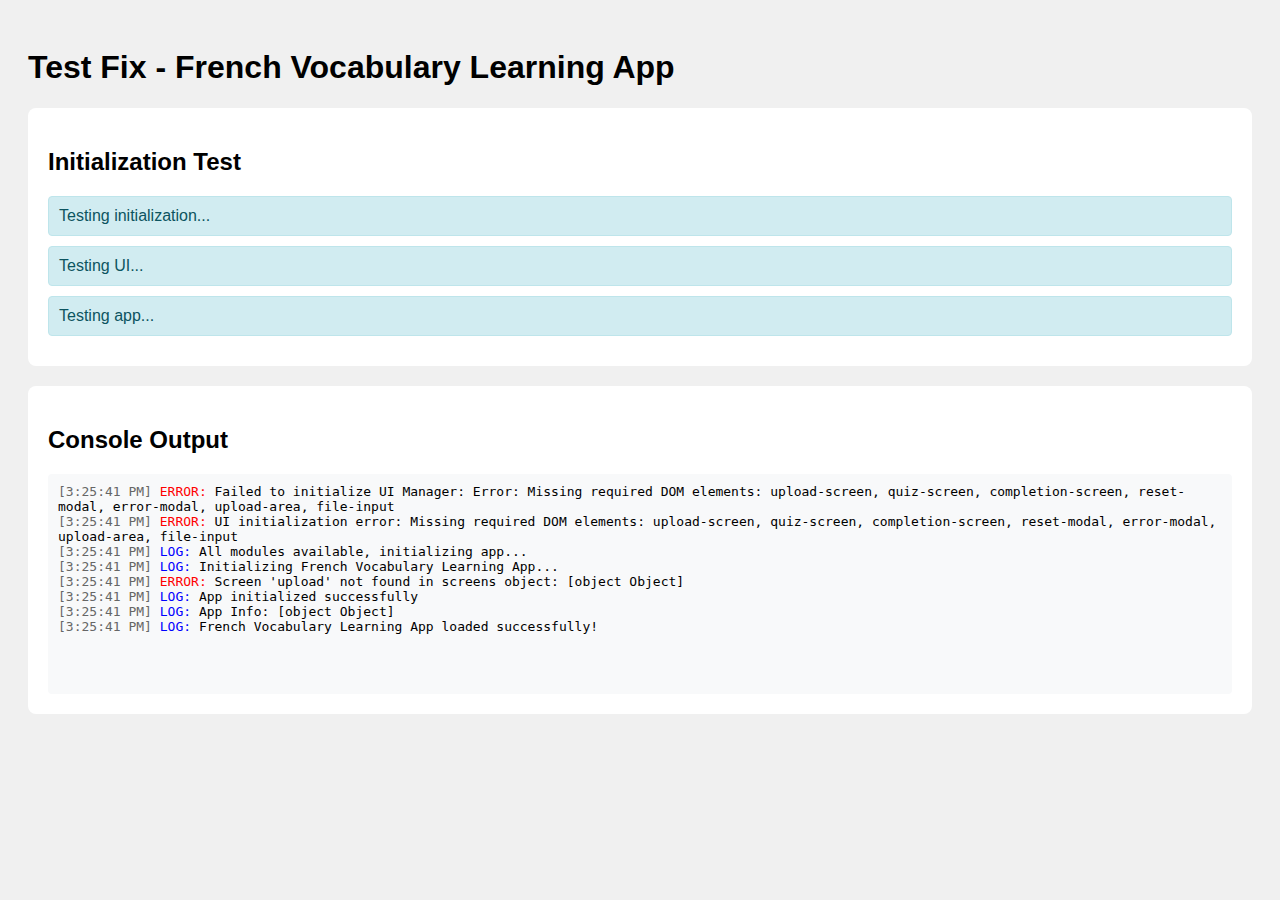
<file: test-fix.html>
<!DOCTYPE html>
<html lang="en">
<head>
    <meta charset="UTF-8">
    <meta name="viewport" content="width=device-width, initial-scale=1.0">
    <title>Test Fix - French Vocabulary Learning</title>
    <style>
        body {
            font-family: Arial, sans-serif;
            padding: 20px;
            background: #f0f0f0;
        }
        .test-panel {
            background: white;
            padding: 20px;
            border-radius: 8px;
            margin-bottom: 20px;
        }
        .status {
            padding: 10px;
            border-radius: 4px;
            margin: 10px 0;
        }
        .success {
            background: #d4edda;
            color: #155724;
            border: 1px solid #c3e6cb;
        }
        .error {
            background: #f8d7da;
            color: #721c24;
            border: 1px solid #f5c6cb;
        }
        .info {
            background: #d1ecf1;
            color: #0c5460;
            border: 1px solid #bee5eb;
        }
    </style>
</head>
<body>
    <h1>Test Fix - French Vocabulary Learning App</h1>
    
    <div class="test-panel">
        <h2>Initialization Test</h2>
        <div id="init-status" class="status info">Testing initialization...</div>
        <div id="ui-status" class="status info">Testing UI...</div>
        <div id="app-status" class="status info">Testing app...</div>
    </div>

    <div class="test-panel">
        <h2>Console Output</h2>
        <div id="console-output" style="background: #f8f9fa; padding: 10px; border-radius: 4px; font-family: monospace; height: 200px; overflow-y: auto;"></div>
    </div>

    <script>
        // Capture console output
        const originalLog = console.log;
        const originalError = console.error;
        const consoleOutput = document.getElementById('console-output');
        
        function addToConsole(type, message) {
            const timestamp = new Date().toLocaleTimeString();
            const div = document.createElement('div');
            div.innerHTML = `<span style="color: #666;">[${timestamp}]</span> <span style="color: ${type === 'error' ? 'red' : 'blue'};">${type.toUpperCase()}:</span> ${message}`;
            consoleOutput.appendChild(div);
            consoleOutput.scrollTop = consoleOutput.scrollHeight;
        }
        
        console.log = function(...args) {
            originalLog.apply(console, args);
            addToConsole('log', args.join(' '));
        };
        
        console.error = function(...args) {
            originalError.apply(console, args);
            addToConsole('error', args.join(' '));
        };

        function updateStatus(elementId, message, type = 'info') {
            const element = document.getElementById(elementId);
            element.textContent = message;
            element.className = `status ${type}`;
        }

        // Test the app initialization
        window.addEventListener('load', () => {
            setTimeout(() => {
                updateStatus('init-status', 'Checking module availability...', 'info');
                
                // Check if modules are loaded
                const modules = ['storage', 'csvParser', 'quizEngine', 'ui'];
                const missing = modules.filter(m => typeof window[m] === 'undefined');
                
                if (missing.length > 0) {
                    updateStatus('init-status', `Missing modules: ${missing.join(', ')}`, 'error');
                    return;
                }
                
                updateStatus('init-status', 'All modules loaded successfully!', 'success');
                
                // Test UI initialization
                setTimeout(() => {
                    if (ui.isInitialized) {
                        updateStatus('ui-status', 'UI initialized successfully!', 'success');
                    } else {
                        updateStatus('ui-status', 'UI initialization failed or incomplete', 'error');
                    }
                    
                    // Test app initialization
                    setTimeout(() => {
                        if (typeof vocabApp !== 'undefined' && vocabApp.isInitialized) {
                            updateStatus('app-status', 'App initialized successfully!', 'success');
                        } else {
                            updateStatus('app-status', 'App initialization failed or incomplete', 'error');
                        }
                    }, 500);
                    
                }, 500);
                
            }, 1000);
        });
    </script>

    <!-- Load the app scripts -->
    <script src="scripts/storage.js"></script>
    <script src="scripts/csvParser.js"></script>
    <script src="scripts/quizEngine.js"></script>
    <script src="scripts/ui.js"></script>
    <script src="scripts/app.js"></script>
</body>
</html>
</file>
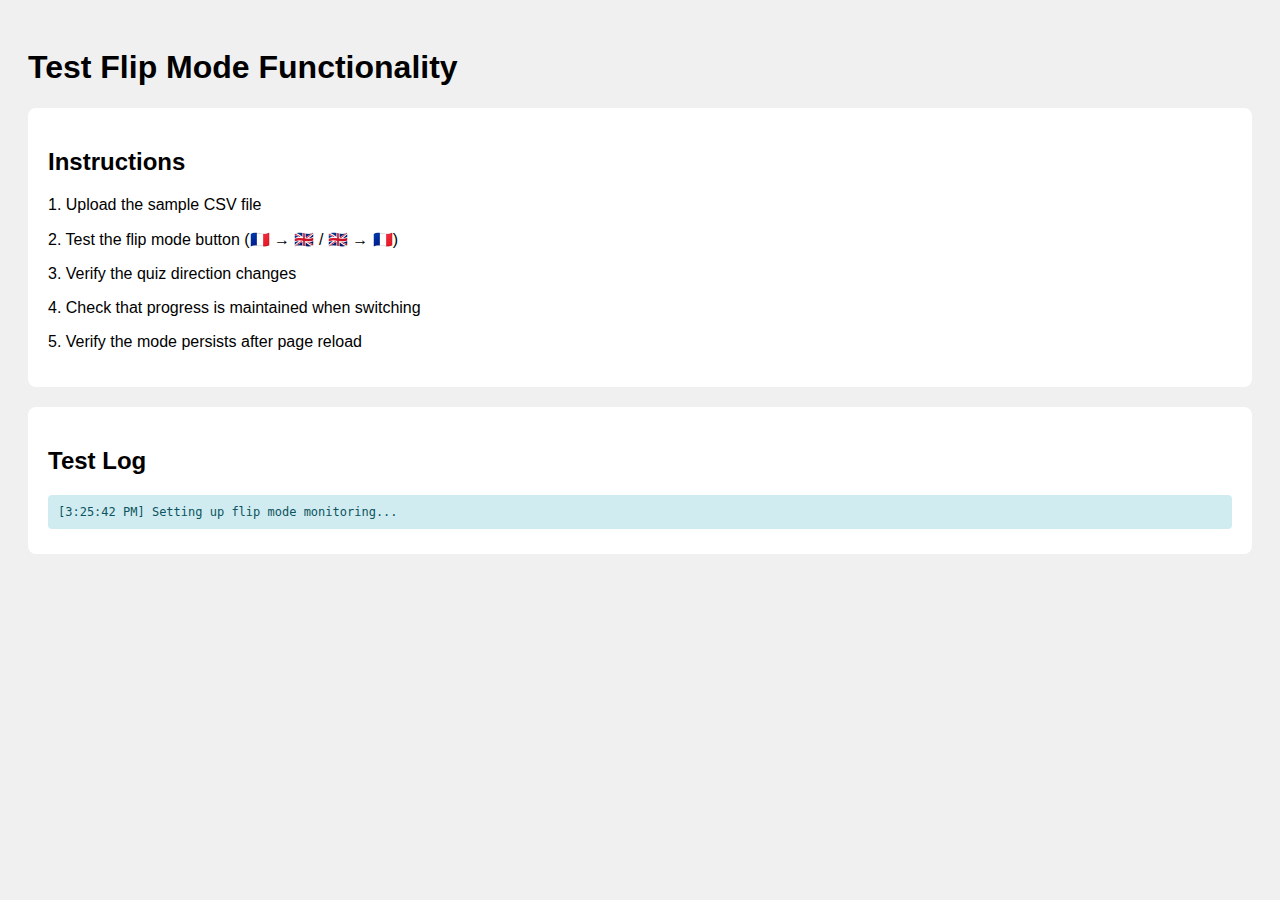
<file: test-flip-mode.html>
<!DOCTYPE html>
<html lang="en">
<head>
    <meta charset="UTF-8">
    <meta name="viewport" content="width=device-width, initial-scale=1.0">
    <title>Test Flip Mode</title>
    <style>
        body {
            font-family: Arial, sans-serif;
            padding: 20px;
            background: #f0f0f0;
        }
        .test-panel {
            background: white;
            padding: 20px;
            border-radius: 8px;
            margin-bottom: 20px;
        }
        .log {
            background: #f8f9fa;
            padding: 10px;
            margin: 5px 0;
            border-radius: 4px;
            font-family: monospace;
            font-size: 12px;
        }
        .success {
            background: #d4edda;
            color: #155724;
        }
        .info {
            background: #d1ecf1;
            color: #0c5460;
        }
        .warning {
            background: #fff3cd;
            color: #856404;
        }
    </style>
</head>
<body>
    <h1>Test Flip Mode Functionality</h1>
    
    <div class="test-panel">
        <h2>Instructions</h2>
        <p>1. Upload the sample CSV file</p>
        <p>2. Test the flip mode button (🇫🇷 → 🇬🇧 / 🇬🇧 → 🇫🇷)</p>
        <p>3. Verify the quiz direction changes</p>
        <p>4. Check that progress is maintained when switching</p>
        <p>5. Verify the mode persists after page reload</p>
    </div>

    <div class="test-panel">
        <h2>Test Log</h2>
        <div id="test-log"></div>
    </div>

    <script>
        function addLog(message, type = 'info') {
            const log = document.getElementById('test-log');
            const div = document.createElement('div');
            div.className = `log ${type}`;
            div.textContent = `[${new Date().toLocaleTimeString()}] ${message}`;
            log.appendChild(div);
        }

        let originalGetNextWord;
        let originalToggleFlipMode;
        let flipModeChanges = 0;

        addLog('Setting up flip mode monitoring...');
    </script>

    <script src="scripts/storage.js"></script>
    <script src="scripts/csvParser.js"></script>
    <script src="scripts/quizEngine.js"></script>
    <script src="scripts/ui.js"></script>
    <script src="scripts/app.js"></script>

    <script>
        setTimeout(() => {
            if (typeof quizEngine !== 'undefined' && typeof ui !== 'undefined') {
                // Override methods to track flip mode changes
                originalGetNextWord = quizEngine.getNextWord;
                originalToggleFlipMode = quizEngine.toggleFlipMode;

                quizEngine.getNextWord = function() {
                    const result = originalGetNextWord.call(this);
                    if (result) {
                        const mode = result.mode || 'unknown';
                        addLog(`Quiz mode: ${mode}`, 'info');
                    }
                    return result;
                };

                quizEngine.toggleFlipMode = function() {
                    flipModeChanges++;
                    const newMode = originalToggleFlipMode.call(this);
                    addLog(`Flip mode toggled to: ${newMode ? 'English → French' : 'French → English'} (change #${flipModeChanges})`, 'success');
                    return newMode;
                };

                addLog('Flip mode monitoring active', 'success');
                addLog('Ready to test! Upload a CSV file and test the flip mode button.');
            } else {
                addLog('Required modules not available', 'warning');
            }
        }, 1000);
    </script>
</body>
</html>
</file>
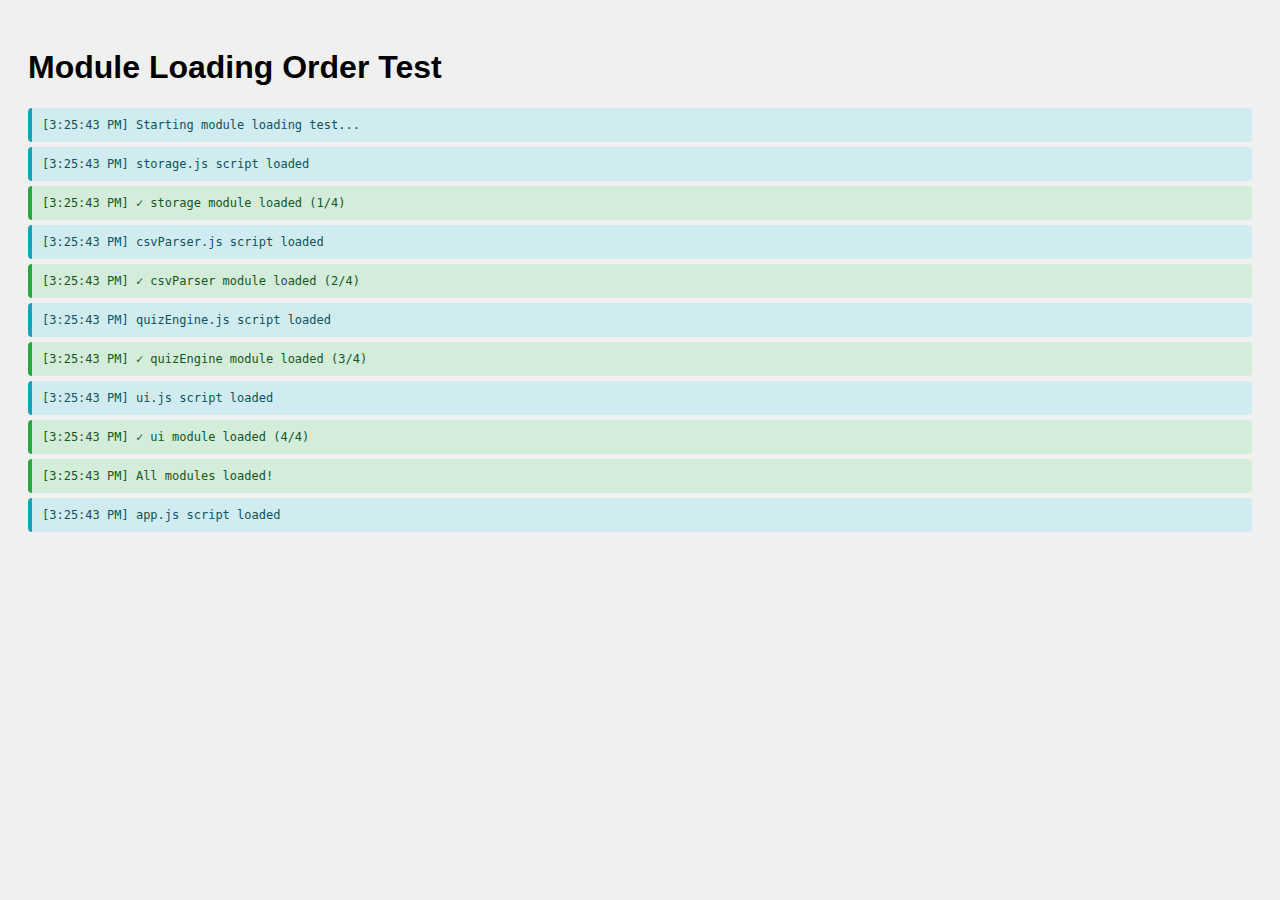
<file: test-loading-order.html>
<!DOCTYPE html>
<html lang="en">
<head>
    <meta charset="UTF-8">
    <meta name="viewport" content="width=device-width, initial-scale=1.0">
    <title>Test Loading Order</title>
    <style>
        body {
            font-family: Arial, sans-serif;
            padding: 20px;
            background: #f0f0f0;
        }
        .log {
            background: white;
            padding: 10px;
            margin: 5px 0;
            border-radius: 4px;
            font-family: monospace;
            font-size: 12px;
        }
        .error {
            background: #f8d7da;
            color: #721c24;
            border-left: 4px solid #dc3545;
        }
        .success {
            background: #d4edda;
            color: #155724;
            border-left: 4px solid #28a745;
        }
        .info {
            background: #d1ecf1;
            color: #0c5460;
            border-left: 4px solid #17a2b8;
        }
    </style>
</head>
<body>
    <h1>Module Loading Order Test</h1>
    <div id="logs"></div>

    <script>
        function log(message, type = 'info') {
            const logs = document.getElementById('logs');
            const div = document.createElement('div');
            div.className = `log ${type}`;
            div.textContent = `[${new Date().toLocaleTimeString()}] ${message}`;
            logs.appendChild(div);
            console.log(message);
        }

        // Track module loading
        let modulesLoaded = 0;
        const totalModules = 4;

        function checkModule(name) {
            if (typeof window[name] !== 'undefined') {
                modulesLoaded++;
                log(`✓ ${name} module loaded (${modulesLoaded}/${totalModules})`, 'success');
                
                if (modulesLoaded === totalModules) {
                    log('All modules loaded!', 'success');
                }
            } else {
                log(`✗ ${name} module not available`, 'error');
            }
        }

        log('Starting module loading test...');
    </script>

    <script src="scripts/storage.js" onload="log('storage.js script loaded')" onerror="log('storage.js failed to load', 'error')"></script>
    <script>
        checkModule('storage');
    </script>

    <script src="scripts/csvParser.js" onload="log('csvParser.js script loaded')" onerror="log('csvParser.js failed to load', 'error')"></script>
    <script>
        checkModule('csvParser');
    </script>

    <script src="scripts/quizEngine.js" onload="log('quizEngine.js script loaded')" onerror="log('quizEngine.js failed to load', 'error')"></script>
    <script>
        checkModule('quizEngine');
    </script>

    <script src="scripts/ui.js" onload="log('ui.js script loaded')" onerror="log('ui.js failed to load', 'error')"></script>
    <script>
        checkModule('ui');
    </script>

    <script src="scripts/app.js" onload="log('app.js script loaded')" onerror="log('app.js failed to load', 'error')"></script>
    <script>
        setTimeout(() => {
            checkModule('vocabApp');
            
            if (typeof vocabApp !== 'undefined') {
                log('App initialization completed successfully!', 'success');
            } else {
                log('App initialization failed', 'error');
            }
        }, 1000);
    </script>
</body>
</html>
</file>
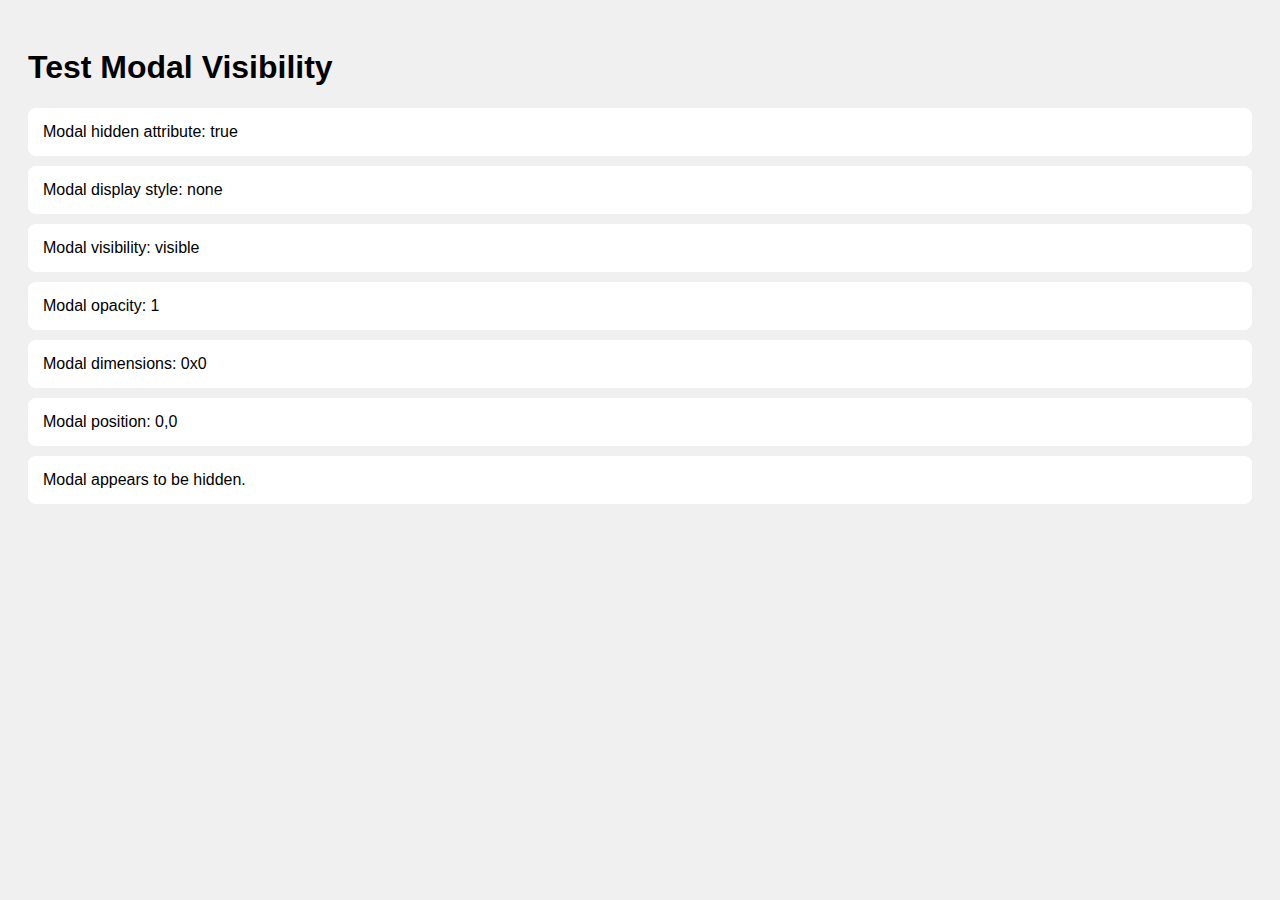
<file: test-modal.html>
<!DOCTYPE html>
<html lang="en">
<head>
    <meta charset="UTF-8">
    <meta name="viewport" content="width=device-width, initial-scale=1.0">
    <title>Test Modal</title>
    <style>
        body {
            font-family: Arial, sans-serif;
            padding: 20px;
            background: #f0f0f0;
        }
        .test-result {
            background: white;
            padding: 15px;
            margin: 10px 0;
            border-radius: 8px;
        }
        .modal {
            position: fixed;
            top: 0;
            left: 0;
            width: 100%;
            height: 100%;
            background: rgba(0, 0, 0, 0.5);
            display: flex;
            align-items: center;
            justify-content: center;
            z-index: 1000;
            padding: 1rem;
        }
        .modal-content {
            background: white;
            border-radius: 16px;
            padding: 2rem;
            max-width: 400px;
            width: 100%;
            text-align: center;
            box-shadow: 0 20px 40px rgba(0, 0, 0, 0.2);
        }
        .modal[hidden] {
            display: none !important;
        }
    </style>
</head>
<body>
    <h1>Test Modal Visibility</h1>
    <div id="results"></div>

    <!-- Error Modal -->
    <div id="error-modal" class="modal" hidden>
        <div class="modal-content">
            <h3>Error</h3>
            <p id="error-message">An error occurred.</p>
            <div class="modal-actions">
                <button class="btn btn-primary" id="close-error">OK</button>
            </div>
        </div>
    </div>

    <script>
        function addResult(message) {
            const results = document.getElementById('results');
            const div = document.createElement('div');
            div.className = 'test-result';
            div.textContent = message;
            results.appendChild(div);
        }

        // Check modal state on load
        window.addEventListener('load', () => {
            const modal = document.getElementById('error-modal');
            addResult(`Modal hidden attribute: ${modal.hidden}`);
            addResult(`Modal display style: ${getComputedStyle(modal).display}`);
            addResult(`Modal visibility: ${getComputedStyle(modal).visibility}`);
            addResult(`Modal opacity: ${getComputedStyle(modal).opacity}`);
            
            // Check if modal is visible
            const rect = modal.getBoundingClientRect();
            addResult(`Modal dimensions: ${rect.width}x${rect.height}`);
            addResult(`Modal position: ${rect.left},${rect.top}`);
            
            if (rect.width > 0 && rect.height > 0) {
                addResult('Modal appears to be visible!');
            } else {
                addResult('Modal appears to be hidden.');
            }
        });

        // Monitor for changes
        const modal = document.getElementById('error-modal');
        const observer = new MutationObserver((mutations) => {
            mutations.forEach((mutation) => {
                if (mutation.type === 'attributes' && mutation.attributeName === 'hidden') {
                    addResult(`Modal hidden attribute changed to: ${modal.hidden}`);
                }
            });
        });
        
        observer.observe(modal, { attributes: true });
    </script>

    <script src="scripts/storage.js"></script>
    <script src="scripts/csvParser.js"></script>
    <script src="scripts/quizEngine.js"></script>
    <script src="scripts/ui.js"></script>
    <script src="scripts/app.js"></script>

    <script>
        setTimeout(() => {
            addResult('After app initialization:');
            const modal = document.getElementById('error-modal');
            addResult(`Modal hidden attribute: ${modal.hidden}`);
            addResult(`Modal display style: ${getComputedStyle(modal).display}`);
        }, 2000);
    </script>
</body>
</html>
</file>
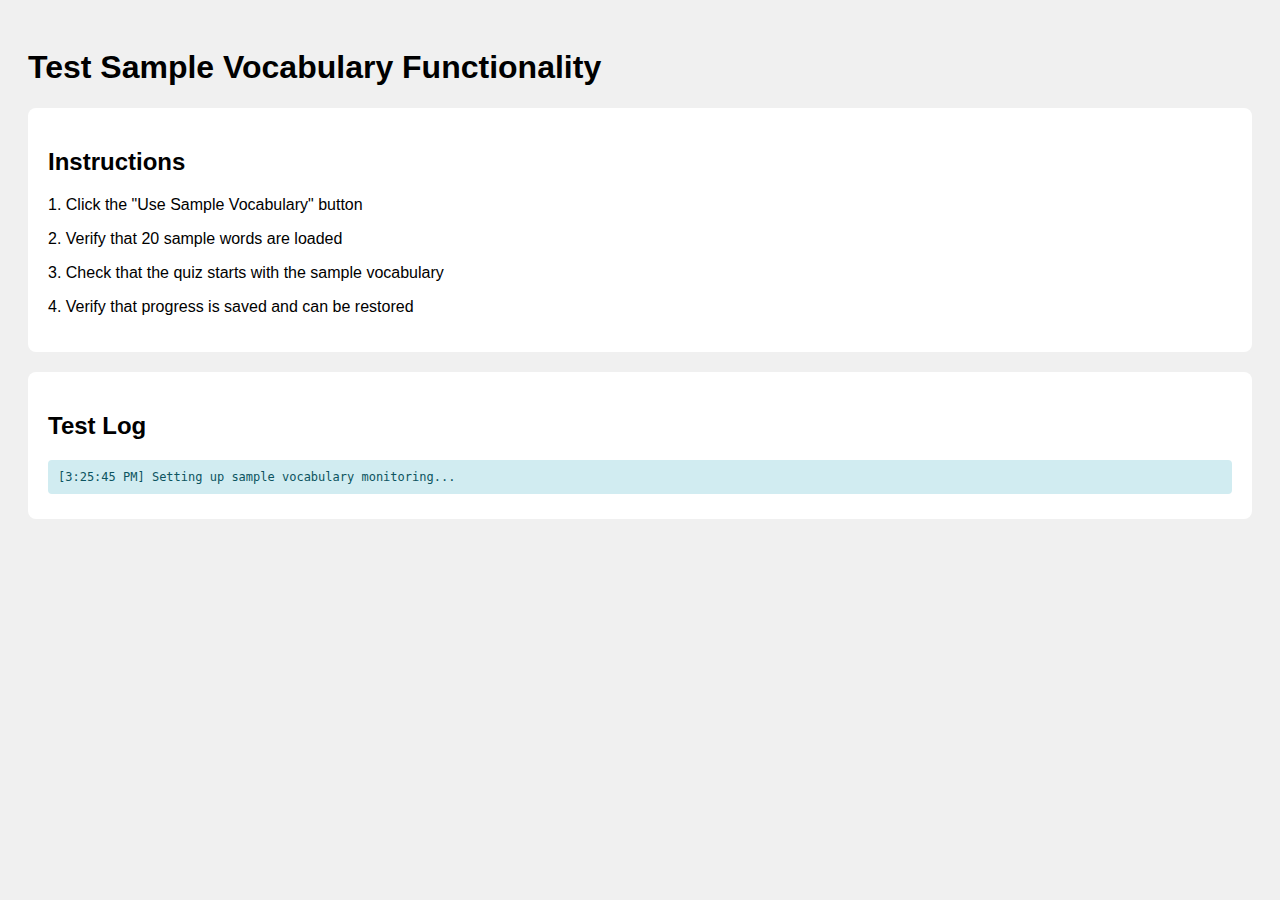
<file: test-sample-vocab.html>
<!DOCTYPE html>
<html lang="en">
<head>
    <meta charset="UTF-8">
    <meta name="viewport" content="width=device-width, initial-scale=1.0">
    <title>Test Sample Vocabulary</title>
    <style>
        body {
            font-family: Arial, sans-serif;
            padding: 20px;
            background: #f0f0f0;
        }
        .test-panel {
            background: white;
            padding: 20px;
            border-radius: 8px;
            margin-bottom: 20px;
        }
        .log {
            background: #f8f9fa;
            padding: 10px;
            margin: 5px 0;
            border-radius: 4px;
            font-family: monospace;
            font-size: 12px;
        }
        .success {
            background: #d4edda;
            color: #155724;
        }
        .info {
            background: #d1ecf1;
            color: #0c5460;
        }
        .warning {
            background: #fff3cd;
            color: #856404;
        }
    </style>
</head>
<body>
    <h1>Test Sample Vocabulary Functionality</h1>
    
    <div class="test-panel">
        <h2>Instructions</h2>
        <p>1. Click the "Use Sample Vocabulary" button</p>
        <p>2. Verify that 20 sample words are loaded</p>
        <p>3. Check that the quiz starts with the sample vocabulary</p>
        <p>4. Verify that progress is saved and can be restored</p>
    </div>

    <div class="test-panel">
        <h2>Test Log</h2>
        <div id="test-log"></div>
    </div>

    <script>
        function addLog(message, type = 'info') {
            const log = document.getElementById('test-log');
            const div = document.createElement('div');
            div.className = `log ${type}`;
            div.textContent = `[${new Date().toLocaleTimeString()}] ${message}`;
            log.appendChild(div);
        }

        let originalHandleSampleVocabulary;
        let sampleVocabularyLoaded = false;

        addLog('Setting up sample vocabulary monitoring...');
    </script>

    <script src="scripts/storage.js"></script>
    <script src="scripts/csvParser.js"></script>
    <script src="scripts/quizEngine.js"></script>
    <script src="scripts/ui.js"></script>
    <script src="scripts/app.js"></script>

    <script>
        setTimeout(() => {
            if (typeof csvParser !== 'undefined' && typeof ui !== 'undefined') {
                // Override handleSampleVocabulary to track calls
                originalHandleSampleVocabulary = ui.handleSampleVocabulary;
                
                ui.handleSampleVocabulary = function() {
                    addLog('Sample vocabulary button clicked', 'success');
                    sampleVocabularyLoaded = true;
                    
                    // Get sample vocabulary and log it
                    const sampleVocab = csvParser.getSampleVocabulary();
                    addLog(`Sample vocabulary contains ${sampleVocab.length} words`, 'info');
                    
                    // Log first few words
                    const preview = sampleVocab.slice(0, 5).map(w => `${w.french} → ${w.english}`).join(', ');
                    addLog(`Preview: ${preview}...`, 'info');
                    
                    return originalHandleSampleVocabulary.call(this);
                };

                // Test the sample vocabulary data
                const sampleVocab = csvParser.getSampleVocabulary();
                addLog(`Sample vocabulary available: ${sampleVocab.length} words`, 'success');
                
                addLog('Sample vocabulary monitoring active', 'success');
                addLog('Ready to test! Click the "Use Sample Vocabulary" button.');
            } else {
                addLog('Required modules not available', 'warning');
            }
        }, 1000);
    </script>
</body>
</html>
</file>
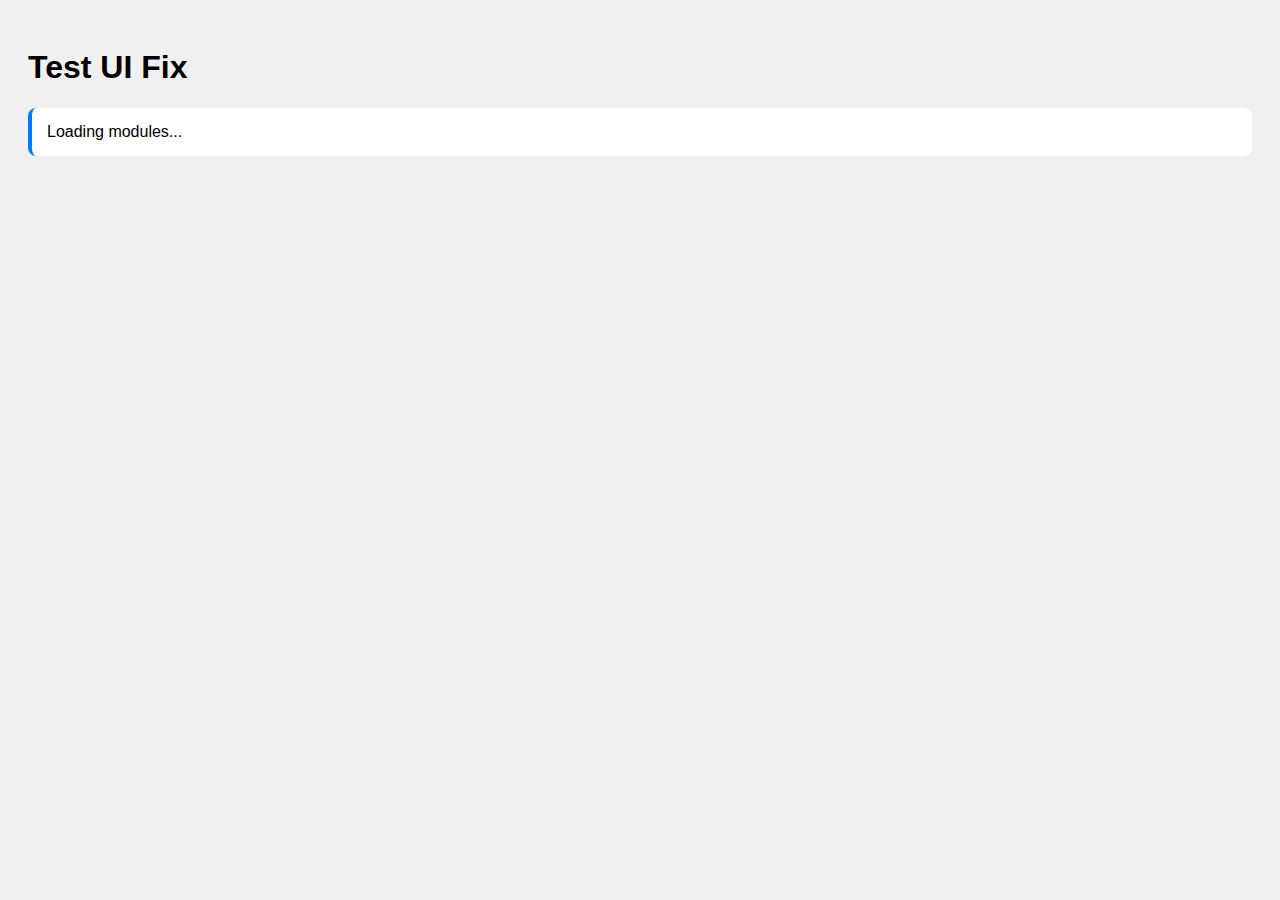
<file: test-ui-fix.html>
<!DOCTYPE html>
<html lang="en">
<head>
    <meta charset="UTF-8">
    <meta name="viewport" content="width=device-width, initial-scale=1.0">
    <title>Test UI Fix</title>
    <style>
        body {
            font-family: Arial, sans-serif;
            padding: 20px;
            background: #f0f0f0;
        }
        .test-result {
            background: white;
            padding: 15px;
            margin: 10px 0;
            border-radius: 8px;
            border-left: 4px solid #007bff;
        }
        .success {
            border-left-color: #28a745;
            background: #d4edda;
        }
        .error {
            border-left-color: #dc3545;
            background: #f8d7da;
        }
    </style>
</head>
<body>
    <h1>Test UI Fix</h1>
    <div id="results"></div>

    <script>
        function addResult(message, type = 'info') {
            const results = document.getElementById('results');
            const div = document.createElement('div');
            div.className = `test-result ${type}`;
            div.textContent = message;
            results.appendChild(div);
        }

        // Capture console errors
        const originalError = console.error;
        const errors = [];
        console.error = function(...args) {
            errors.push(args.join(' '));
            originalError.apply(console, args);
        };

        addResult('Loading modules...');
    </script>

    <script src="scripts/storage.js"></script>
    <script src="scripts/csvParser.js"></script>
    <script src="scripts/quizEngine.js"></script>
    <script src="scripts/ui.js"></script>
    <script src="scripts/app.js"></script>

    <script>
        setTimeout(() => {
            addResult('Checking module availability...');
            
            const modules = ['storage', 'csvParser', 'quizEngine', 'ui', 'vocabApp'];
            const available = modules.filter(m => typeof window[m] !== 'undefined');
            const missing = modules.filter(m => typeof window[m] === 'undefined');
            
            if (available.length === modules.length) {
                addResult('✓ All modules loaded successfully!', 'success');
            } else {
                addResult(`✗ Missing modules: ${missing.join(', ')}`, 'error');
            }
            
            if (errors.length > 0) {
                addResult(`Errors found: ${errors.join('; ')}`, 'error');
            } else {
                addResult('✓ No errors detected', 'success');
            }
            
            // Test UI initialization
            if (typeof ui !== 'undefined') {
                if (ui.isInitialized) {
                    addResult('✓ UI initialized successfully', 'success');
                } else {
                    addResult('⚠ UI module exists but not initialized', 'error');
                }
            } else {
                addResult('✗ UI module not available', 'error');
            }
            
            // Test app initialization
            if (typeof vocabApp !== 'undefined') {
                if (vocabApp.isInitialized) {
                    addResult('✓ App initialized successfully', 'success');
                } else {
                    addResult('⚠ App module exists but not initialized', 'error');
                }
            } else {
                addResult('✗ App module not available', 'error');
            }
            
        }, 2000);
    </script>
</body>
</html>
</file>
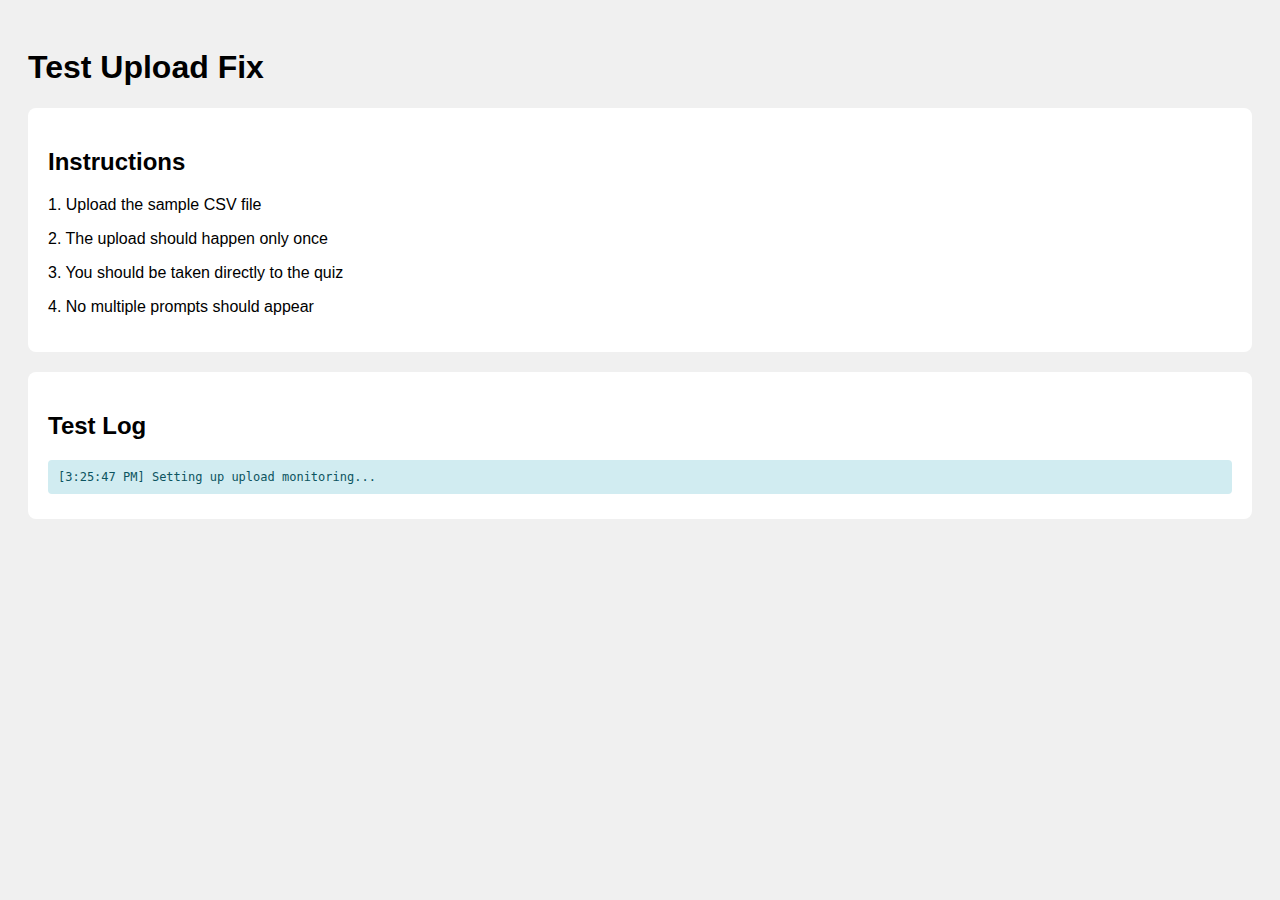
<file: test-upload-fix.html>
<!DOCTYPE html>
<html lang="en">
<head>
    <meta charset="UTF-8">
    <meta name="viewport" content="width=device-width, initial-scale=1.0">
    <title>Test Upload Fix</title>
    <style>
        body {
            font-family: Arial, sans-serif;
            padding: 20px;
            background: #f0f0f0;
        }
        .test-panel {
            background: white;
            padding: 20px;
            border-radius: 8px;
            margin-bottom: 20px;
        }
        .log {
            background: #f8f9fa;
            padding: 10px;
            margin: 5px 0;
            border-radius: 4px;
            font-family: monospace;
            font-size: 12px;
        }
        .success {
            background: #d4edda;
            color: #155724;
        }
        .info {
            background: #d1ecf1;
            color: #0c5460;
        }
        .warning {
            background: #fff3cd;
            color: #856404;
        }
    </style>
</head>
<body>
    <h1>Test Upload Fix</h1>
    
    <div class="test-panel">
        <h2>Instructions</h2>
        <p>1. Upload the sample CSV file</p>
        <p>2. The upload should happen only once</p>
        <p>3. You should be taken directly to the quiz</p>
        <p>4. No multiple prompts should appear</p>
    </div>

    <div class="test-panel">
        <h2>Test Log</h2>
        <div id="test-log"></div>
    </div>

    <script>
        function addLog(message, type = 'info') {
            const log = document.getElementById('test-log');
            const div = document.createElement('div');
            div.className = `log ${type}`;
            div.textContent = `[${new Date().toLocaleTimeString()}] ${message}`;
            log.appendChild(div);
        }

        let uploadCount = 0;
        let originalHandleFileUpload;

        addLog('Setting up upload monitoring...');
    </script>

    <script src="scripts/storage.js"></script>
    <script src="scripts/csvParser.js"></script>
    <script src="scripts/quizEngine.js"></script>
    <script src="scripts/ui.js"></script>
    <script src="scripts/app.js"></script>

    <script>
        setTimeout(() => {
            if (typeof ui !== 'undefined') {
                // Override handleFileUpload to track calls
                originalHandleFileUpload = ui.handleFileUpload;
                
                ui.handleFileUpload = function(file) {
                    uploadCount++;
                    addLog(`File upload attempt #${uploadCount}: ${file.name}`, uploadCount === 1 ? 'success' : 'warning');
                    
                    if (uploadCount > 1) {
                        addLog('WARNING: Multiple upload attempts detected!', 'warning');
                    }
                    
                    return originalHandleFileUpload.call(this, file);
                };

                addLog('Upload monitoring active', 'success');
                addLog('Ready to test! Upload a CSV file.');
            } else {
                addLog('UI module not available', 'error');
            }
        }, 1000);
    </script>
</body>
</html>
</file>
<file: styles/components.css>
/* Component-specific styles */

/* Upload Area Drag and Drop */
.upload-area.dragover {
    border-color: #22c55e;
    background: #f0fdf4;
    transform: scale(1.02);
}

.upload-area.dragover .upload-icon {
    transform: scale(1.1);
}

/* Loading States */
.loading {
    opacity: 0.6;
    pointer-events: none;
}

.loading::after {
    content: '';
    position: absolute;
    top: 50%;
    left: 50%;
    width: 20px;
    height: 20px;
    margin: -10px 0 0 -10px;
    border: 2px solid #667eea;
    border-top: 2px solid transparent;
    border-radius: 50%;
    animation: spin 1s linear infinite;
}

@keyframes spin {
    0% { transform: rotate(0deg); }
    100% { transform: rotate(360deg); }
}

/* Answer Button Animations */
.answer-btn {
    position: relative;
    overflow: hidden;
}

.answer-btn::before {
    content: '';
    position: absolute;
    top: 0;
    left: -100%;
    width: 100%;
    height: 100%;
    background: linear-gradient(90deg, transparent, rgba(255, 255, 255, 0.2), transparent);
    transition: left 0.5s;
}

.answer-btn:hover::before {
    left: 100%;
}

.answer-btn.correct {
    animation: correctPulse 0.6s ease-out;
}

.answer-btn.incorrect {
    animation: incorrectShake 0.6s ease-out;
}

@keyframes correctPulse {
    0% { transform: scale(1); }
    50% { transform: scale(1.05); }
    100% { transform: scale(1); }
}

@keyframes incorrectShake {
    0%, 100% { transform: translateX(0); }
    25% { transform: translateX(-5px); }
    75% { transform: translateX(5px); }
}

/* Progress Bar Animation */
.progress-fill {
    position: relative;
    overflow: hidden;
}

.progress-fill::after {
    content: '';
    position: absolute;
    top: 0;
    left: -100%;
    width: 100%;
    height: 100%;
    background: linear-gradient(90deg, transparent, rgba(255, 255, 255, 0.3), transparent);
    animation: progressShine 2s infinite;
}

@keyframes progressShine {
    0% { left: -100%; }
    100% { left: 100%; }
}

/* Feedback Animations */
.feedback-section {
    animation: slideInUp 0.3s ease-out;
}

@keyframes slideInUp {
    from {
        opacity: 0;
        transform: translateY(20px);
    }
    to {
        opacity: 1;
        transform: translateY(0);
    }
}

.feedback-icon {
    animation: bounceIn 0.6s ease-out;
}

@keyframes bounceIn {
    0% {
        opacity: 0;
        transform: scale(0.3);
    }
    50% {
        opacity: 1;
        transform: scale(1.05);
    }
    70% {
        transform: scale(0.9);
    }
    100% {
        opacity: 1;
        transform: scale(1);
    }
}

/* Modal Animations */
.modal {
    animation: fadeIn 0.2s ease-out;
}

.modal-content {
    animation: slideInDown 0.3s ease-out;
}

@keyframes fadeIn {
    from { opacity: 0; }
    to { opacity: 1; }
}

@keyframes slideInDown {
    from {
        opacity: 0;
        transform: translateY(-20px);
    }
    to {
        opacity: 1;
        transform: translateY(0);
    }
}

/* Screen Transitions */
.screen {
    transition: opacity 0.3s ease-in-out;
}

.screen:not(.active) {
    opacity: 0;
    pointer-events: none;
}

/* Button Hover Effects */
.btn {
    position: relative;
    overflow: hidden;
}

.btn::before {
    content: '';
    position: absolute;
    top: 50%;
    left: 50%;
    width: 0;
    height: 0;
    background: rgba(255, 255, 255, 0.2);
    border-radius: 50%;
    transform: translate(-50%, -50%);
    transition: width 0.3s, height 0.3s;
}

.btn:hover::before {
    width: 300px;
    height: 300px;
}

/* Completion Screen Animations */
.completion-icon {
    animation: celebration 1s ease-out;
}

@keyframes celebration {
    0% {
        transform: scale(0) rotate(0deg);
    }
    50% {
        transform: scale(1.2) rotate(180deg);
    }
    100% {
        transform: scale(1) rotate(360deg);
    }
}

/* Keyboard Navigation Indicators */
.answer-btn:focus-visible {
    box-shadow: 0 0 0 3px rgba(102, 126, 234, 0.3);
}

.btn:focus-visible {
    box-shadow: 0 0 0 3px rgba(102, 126, 234, 0.3);
}

/* Error States */
.error {
    border-color: #ef4444 !important;
    background: #fef2f2 !important;
    color: #991b1b !important;
}

.error-message {
    color: #ef4444;
    font-size: 0.9rem;
    margin-top: 0.5rem;
    display: flex;
    align-items: center;
    gap: 0.5rem;
}

.error-message::before {
    content: '⚠️';
    font-size: 1rem;
}

/* Success States */
.success {
    border-color: #22c55e !important;
    background: #f0fdf4 !important;
    color: #166534 !important;
}

.success-message {
    color: #22c55e;
    font-size: 0.9rem;
    margin-top: 0.5rem;
    display: flex;
    align-items: center;
    gap: 0.5rem;
}

.success-message::before {
    content: '✅';
    font-size: 1rem;
}

/* Responsive Component Adjustments */
@media (max-width: 480px) {
    .answer-btn {
        padding: 1rem;
        font-size: 1rem;
    }
    
    .question-section h2 {
        font-size: 2rem;
    }
    
    .upload-area {
        padding: 2rem 1rem;
    }
    
    .modal-content {
        padding: 1.5rem;
        margin: 1rem;
    }
}

/* Dark Mode Support */
@media (prefers-color-scheme: dark) {
    #app {
        background: #1e293b;
        color: #f1f5f9;
    }
    
    .upload-area {
        background: #334155;
        border-color: #64748b;
    }
    
    .answer-btn {
        background: #334155;
        border-color: #475569;
        color: #f1f5f9;
    }
    
    .answer-btn:hover {
        background: #475569;
    }
    
    .modal-content {
        background: #1e293b;
        color: #f1f5f9;
    }
    
    .example-section pre {
        background: #334155;
        border-color: #475569;
        color: #f1f5f9;
    }
}

/* Print Styles */
@media print {
    .btn,
    .answer-btn,
    .modal,
    #reset-btn {
        display: none !important;
    }
    
    #app {
        box-shadow: none;
        border: 1px solid #ccc;
    }
    
    body {
        background: white;
    }
}
</file>
<file: styles/main.css>
/* Reset and Base Styles */
* {
    margin: 0;
    padding: 0;
    box-sizing: border-box;
}

body {
    font-family: -apple-system, BlinkMacSystemFont, 'Segoe UI', Roboto, Oxygen, Ubuntu, Cantarell, sans-serif;
    line-height: 1.6;
    color: #333;
    background: linear-gradient(135deg, #0055A4 0%, #ffffff 50%, #EF4135 100%);
    min-height: 100vh;
    display: flex;
    align-items: flex-start;
    justify-content: center;
    padding: 0.5rem 1rem 1rem;
    position: relative;
    overflow-x: hidden;
}

body::before {
    content: '';
    position: absolute;
    top: 0;
    left: 0;
    right: 0;
    bottom: 0;
    background: 
        linear-gradient(90deg, 
            rgba(0, 85, 164, 0.1) 0%, 
            rgba(0, 85, 164, 0.1) 33.33%,
            rgba(255, 255, 255, 0.1) 33.33%, 
            rgba(255, 255, 255, 0.1) 66.66%,
            rgba(239, 65, 53, 0.1) 66.66%, 
            rgba(239, 65, 53, 0.1) 100%);
    pointer-events: none;
}

#app {
    width: 100%;
    max-width: 600px;
    background: white;
    border-radius: 20px;
    box-shadow: 0 20px 40px rgba(0, 0, 0, 0.15);
    overflow: hidden;
    min-height: 80vh;
    display: flex;
    flex-direction: column;
    position: relative;
    z-index: 1;
    border: 3px solid transparent;
    background-clip: padding-box;
}

#app::before {
    content: '';
    position: absolute;
    top: -3px;
    left: -3px;
    right: -3px;
    bottom: -3px;
    background: linear-gradient(45deg, #0055A4, #ffffff, #EF4135, #0055A4);
    border-radius: 20px;
    z-index: -1;
    animation: borderGlow 3s ease-in-out infinite alternate;
}

@keyframes borderGlow {
    0% { opacity: 0.7; }
    100% { opacity: 1; }
}

/* Screen Management */
.screen {
    display: none;
    flex-direction: column;
    height: 100%;
    min-height: 80vh;
}

.screen.active {
    display: flex;
}

/* Header Styles */
header {
    background: linear-gradient(135deg, #0055A4 0%, #ffffff 50%, #EF4135 100%);
    color: white;
    padding: 2rem 1.5rem 1.5rem;
    text-align: center;
    position: relative;
    overflow: hidden;
}

header::before {
    content: '';
    position: absolute;
    top: 0;
    left: 0;
    right: 0;
    bottom: 0;
    background: 
        linear-gradient(90deg, 
            rgba(0, 85, 164, 0.95) 0%, 
            rgba(0, 85, 164, 0.95) 33.33%,
            rgba(0, 0, 0, 0.7) 33.33%, 
            rgba(0, 0, 0, 0.7) 66.66%,
            rgba(239, 65, 53, 0.95) 66.66%, 
            rgba(239, 65, 53, 0.95) 100%);
    z-index: 0;
}

header > * {
    position: relative;
    z-index: 1;
}

header h1 {
    font-size: 1.8rem;
    font-weight: 700;
    margin-bottom: 0.5rem;
    text-shadow: 0 2px 8px rgba(0, 0, 0, 0.8), 0 4px 12px rgba(0, 0, 0, 0.6);
    position: relative;
    color: white;
}

/* French flag emojis for all headers (consistent structure) */
.header-content h1::before {
    content: '🇫🇷';
    position: absolute;
    left: -1.5rem;
    top: 50%;
    transform: translateY(-50%);
    font-size: 1.2rem;
}

.header-content h1::after {
    content: '🇫🇷';
    position: absolute;
    right: -1.5rem;
    top: 50%;
    transform: translateY(-50%);
    font-size: 1.2rem;
}

header p {
    font-size: 1rem;
    opacity: 1;
    margin-bottom: 0;
    color: white;
    text-shadow: 0 1px 4px rgba(0, 0, 0, 0.8);
    font-weight: 500;
}

.header-content {
    display: flex;
    flex-direction: column;
    align-items: center;
    gap: 1rem;
}

.header-actions {
    position: absolute;
    top: 0.75rem;
    right: 0.75rem;
    display: flex;
    gap: 0.5rem;
    z-index: 10;
}

/* Reset header padding now that actions moved out */
header { 
    padding-right: 2rem;
}

/* Progress Container */
.progress-container {
    width: 100%;
    max-width: 400px;
}

.progress-stats {
    font-size: 1.1rem;
    font-weight: 600;
    margin-bottom: 0.5rem;
    color: white;
    text-shadow: 0 1px 4px rgba(0, 0, 0, 0.8);
}

.progress-bar {
    width: 100%;
    height: 8px;
    background: rgba(255, 255, 255, 0.3);
    border-radius: 4px;
    overflow: hidden;
}

.progress-fill {
    height: 100%;
    background: linear-gradient(90deg, #0055A4, #EF4135);
    border-radius: 4px;
    transition: width 0.3s ease;
    width: 0%;
    position: relative;
    overflow: hidden;
}

.progress-fill::after {
    content: '';
    position: absolute;
    top: 0;
    left: -100%;
    width: 100%;
    height: 100%;
    background: linear-gradient(90deg, transparent, rgba(255, 255, 255, 0.3), transparent);
    animation: progressShine 2s infinite;
}

@keyframes progressShine {
    0% { left: -100%; }
    100% { left: 100%; }
}

/* Main Content */
main {
    flex: 1;
    padding: 1rem 1.5rem;
    display: flex;
    flex-direction: column;
    justify-content: flex-start;
}

/* Upload Screen */
.upload-container {
    display: flex;
    flex-direction: column;
    gap: 2rem;
    align-items: center;
}

.upload-area {
    width: 100%;
    max-width: 400px;
    border: 3px dashed #0055A4;
    border-radius: 16px;
    padding: 3rem 2rem;
    text-align: center;
    background: linear-gradient(135deg, rgba(0, 85, 164, 0.05), rgba(239, 65, 53, 0.05));
    transition: all 0.3s ease;
    cursor: pointer;
    position: relative;
    overflow: hidden;
}

.upload-area::before {
    content: '';
    position: absolute;
    top: 0;
    left: 0;
    right: 0;
    bottom: 0;
    background: linear-gradient(45deg, transparent 30%, rgba(0, 85, 164, 0.1) 50%, transparent 70%);
    transform: translateX(-100%);
    transition: transform 0.6s ease;
}

.upload-area:hover::before,
.upload-area.dragover::before {
    transform: translateX(100%);
}

.upload-area:hover,
.upload-area.dragover {
    border-color: #EF4135;
    background: linear-gradient(135deg, rgba(0, 85, 164, 0.1), rgba(239, 65, 53, 0.1));
    transform: translateY(-2px) scale(1.02);
    box-shadow: 0 10px 25px rgba(0, 85, 164, 0.2);
}

.upload-icon {
    font-size: 3rem;
    margin-bottom: 1rem;
    animation: float 3s ease-in-out infinite;
    display: inline-block;
}

@keyframes float {
    0%, 100% { transform: translateY(0px); }
    50% { transform: translateY(-10px); }
}

.upload-content h2 {
    font-size: 1.5rem;
    margin-bottom: 1rem;
    color: #1e293b;
}

.upload-content p {
    color: #64748b;
    margin-bottom: 1rem;
}

.format-info {
    font-size: 0.9rem;
    font-weight: 600;
    color: #0055A4 !important;
    text-shadow: 0 1px 2px rgba(0, 85, 164, 0.1);
}

.example-section {
    width: 100%;
    max-width: 400px;
}

.example-section h3 {
    font-size: 1.1rem;
    margin-bottom: 1rem;
    color: #1e293b;
}

.example-section pre {
    background: #f1f5f9;
    padding: 1rem;
    border-radius: 8px;
    font-size: 0.9rem;
    overflow-x: auto;
    border: 1px solid #e2e8f0;
    margin-bottom: 2rem;
}

.sample-section {
    text-align: center;
    padding: 1.5rem;
    background: linear-gradient(135deg, rgba(0, 85, 164, 0.05), rgba(239, 65, 53, 0.05));
    border: 2px dashed #0055A4;
    border-radius: 12px;
    margin-top: 1rem;
}

.sample-section h3 {
    font-size: 1.2rem;
    margin-bottom: 0.5rem;
    color: #0055A4;
}

.sample-section p {
    color: #64748b;
    margin-bottom: 1rem;
    font-size: 0.95rem;
}

#use-sample-btn {
    background: linear-gradient(135deg, #0055A4, #EF4135);
    color: white;
    border: none;
    font-weight: 600;
    padding: 0.75rem 1.5rem;
    transition: all 0.3s ease;
}

#use-sample-btn:hover {
    background: linear-gradient(135deg, #004080, #d63029);
    transform: translateY(-2px);
    box-shadow: 0 8px 20px rgba(0, 85, 164, 0.3);
}

/* Quiz Screen */
.quiz-container {
    display: flex;
    flex-direction: column;
    gap: 1.5rem;
    align-items: center;
    padding-top: 0.5rem;
}

.question-section {
    text-align: center;
    width: 100%;
}

.question-section h2 {
    font-size: 2.5rem;
    font-weight: 700;
    color: #1e293b;
    margin-bottom: 0.75rem;
    min-height: 3rem;
    display: flex;
    align-items: center;
    justify-content: center;
    margin-top: 0;
}

.instruction {
    font-size: 1.1rem;
    color: #64748b;
}

.answers-section {
    width: 100%;
    max-width: 500px;
    min-height: 280px;
    display: flex;
    align-items: center;
    justify-content: center;
}

.answer-grid {
    display: grid;
    grid-template-columns: 1fr;
    gap: 1rem;
}

.answer-btn {
    display: flex;
    align-items: center;
    gap: 1rem;
    padding: 1.5rem;
    background: white;
    border: 2px solid #e2e8f0;
    border-radius: 12px;
    font-size: 1.1rem;
    font-weight: 500;
    color: #1e293b;
    cursor: pointer;
    transition: all 0.3s ease;
    text-align: left;
    min-height: 60px;
    position: relative;
    overflow: hidden;
}

.answer-btn::before {
    content: '';
    position: absolute;
    top: 0;
    left: -100%;
    width: 100%;
    height: 100%;
    background: linear-gradient(90deg, transparent, rgba(0, 85, 164, 0.1), transparent);
    transition: left 0.5s ease;
}

.answer-btn:hover::before {
    left: 100%;
}

.answer-btn:hover {
    border-color: #0055A4;
    background: linear-gradient(135deg, rgba(0, 85, 164, 0.05), rgba(239, 65, 53, 0.05));
    transform: translateY(-2px);
    box-shadow: 0 8px 20px rgba(0, 85, 164, 0.15);
}

.answer-btn:focus {
    outline: none;
    border-color: #0055A4;
    box-shadow: 0 0 0 3px rgba(0, 85, 164, 0.1);
}

.answer-btn.correct {
    border-color: #22c55e;
    background: linear-gradient(135deg, rgba(34, 197, 94, 0.1), rgba(34, 197, 94, 0.05));
    color: #166534;
    animation: correctGlow 0.6s ease-out;
}

.answer-btn.incorrect {
    border-color: #EF4135;
    background: linear-gradient(135deg, rgba(239, 65, 53, 0.1), rgba(239, 65, 53, 0.05));
    color: #EF4135;
    animation: incorrectShake 0.6s ease-out;
}

@keyframes correctGlow {
    0% { box-shadow: 0 0 0 0 rgba(34, 197, 94, 0.7); }
    70% { box-shadow: 0 0 0 10px rgba(34, 197, 94, 0); }
    100% { box-shadow: 0 0 0 0 rgba(34, 197, 94, 0); }
}

@keyframes incorrectShake {
    0%, 100% { transform: translateX(0); }
    25% { transform: translateX(-5px); }
    75% { transform: translateX(5px); }
}

.answer-btn.disabled {
    pointer-events: none;
    opacity: 0.7;
}

.answer-number {
    display: flex;
    align-items: center;
    justify-content: center;
    width: 2rem;
    height: 2rem;
    background: linear-gradient(135deg, #0055A4, #EF4135);
    color: white;
    border-radius: 50%;
    font-weight: 600;
    font-size: 0.9rem;
    flex-shrink: 0;
    position: relative;
    overflow: hidden;
}

.answer-number::before {
    content: '';
    position: absolute;
    top: 0;
    left: -100%;
    width: 100%;
    height: 100%;
    background: linear-gradient(90deg, transparent, rgba(255, 255, 255, 0.3), transparent);
    transition: left 0.5s ease;
}

.answer-btn:hover .answer-number::before {
    left: 100%;
}

.answer-btn.correct .answer-number {
    background: #22c55e;
    animation: numberPulse 0.6s ease-out;
}

.answer-btn.incorrect .answer-number {
    background: #EF4135;
    animation: numberShake 0.6s ease-out;
}

@keyframes numberPulse {
    0% { transform: scale(1); }
    50% { transform: scale(1.2); }
    100% { transform: scale(1); }
}

@keyframes numberShake {
    0%, 100% { transform: rotate(0deg); }
    25% { transform: rotate(-5deg); }
    75% { transform: rotate(5deg); }
}

/* Feedback Section */
.feedback-section {
    width: 100%;
    max-width: 400px;
    text-align: center;
    min-height: 120px;
    display: flex;
    align-items: center;
    justify-content: center;
}

.feedback-content {
    display: flex;
    flex-direction: column;
    align-items: center;
    gap: 1rem;
}

.feedback-icon {
    display: none;
}

.feedback-text {
    display: none;
}

/* Completion Screen */
.completion-container {
    text-align: center;
    display: flex;
    flex-direction: column;
    align-items: center;
    gap: 2rem;
}

.completion-icon {
    font-size: 4rem;
    margin-bottom: 1rem;
    animation: celebration 2s ease-in-out infinite;
    display: inline-block;
}

@keyframes celebration {
    0%, 100% { transform: scale(1) rotate(0deg); }
    25% { transform: scale(1.1) rotate(-5deg); }
    50% { transform: scale(1.2) rotate(0deg); }
    75% { transform: scale(1.1) rotate(5deg); }
}

.completion-container h2 {
    font-size: 1.8rem;
    color: #1e293b;
    margin-bottom: 1rem;
}

.completion-container p {
    font-size: 1.1rem;
    color: #64748b;
    margin-bottom: 2rem;
}

.completion-actions {
    display: flex;
    flex-direction: column;
    gap: 1rem;
    width: 100%;
    max-width: 300px;
}

/* Button Styles */
.btn {
    padding: 0.75rem 1.5rem;
    border: none;
    border-radius: 8px;
    font-size: 1rem;
    font-weight: 600;
    cursor: pointer;
    transition: all 0.2s ease;
    text-decoration: none;
    display: inline-flex;
    align-items: center;
    justify-content: center;
    min-height: 44px;
    min-width: 120px;
}

.btn:focus {
    outline: none;
    box-shadow: 0 0 0 3px rgba(102, 126, 234, 0.1);
}

.btn-primary {
    background: linear-gradient(135deg, #0055A4, #EF4135);
    color: white;
    position: relative;
    overflow: hidden;
}

.btn-primary::before {
    content: '';
    position: absolute;
    top: 0;
    left: -100%;
    width: 100%;
    height: 100%;
    background: linear-gradient(90deg, transparent, rgba(255, 255, 255, 0.2), transparent);
    transition: left 0.5s ease;
}

.btn-primary:hover::before {
    left: 100%;
}

.btn-primary:hover {
    background: linear-gradient(135deg, #004080, #d63029);
    transform: translateY(-2px);
    box-shadow: 0 8px 20px rgba(0, 85, 164, 0.3);
}

.btn-secondary {
    background: white;
    color: #0055A4;
    border: 2px solid #0055A4;
    position: relative;
    overflow: hidden;
}

.btn-secondary::before {
    content: '';
    position: absolute;
    top: 0;
    left: -100%;
    width: 100%;
    height: 100%;
    background: linear-gradient(90deg, transparent, rgba(0, 85, 164, 0.1), transparent);
    transition: left 0.5s ease;
}

.btn-secondary:hover::before {
    left: 100%;
}

.btn-secondary:hover {
    background: #0055A4;
    color: white;
    border-color: #0055A4;
    transform: translateY(-2px);
    box-shadow: 0 8px 20px rgba(0, 85, 164, 0.2);
}

.btn-danger {
    background: #ef4444;
    color: white;
}

.btn-danger:hover {
    background: #dc2626;
}

/* Modal Styles */
.modal {
    position: fixed;
    top: 0;
    left: 0;
    width: 100%;
    height: 100%;
    background: rgba(0, 0, 0, 0.5);
    display: flex;
    align-items: center;
    justify-content: center;
    z-index: 1000;
    padding: 1rem;
}

.modal[hidden] {
    display: none !important;
}

.modal-content {
    background: white;
    border-radius: 16px;
    padding: 2rem;
    max-width: 400px;
    width: 100%;
    text-align: center;
    box-shadow: 0 20px 40px rgba(0, 0, 0, 0.2);
}

.modal-content h3 {
    font-size: 1.5rem;
    margin-bottom: 1rem;
    color: #1e293b;
}

.modal-content p {
    margin-bottom: 2rem;
    color: #64748b;
    line-height: 1.6;
}

.modal-actions {
    display: flex;
    gap: 1rem;
    justify-content: center;
}

/* Header Action Buttons */
#flip-mode-btn,
#reset-btn {
    padding: 0.6rem 1rem;
    font-size: 0.9rem;
    min-width: auto;
    background: rgba(255, 255, 255, 0.9);
    color: #0055A4;
    border: 2px solid rgba(255, 255, 255, 0.8);
    backdrop-filter: blur(10px);
    box-shadow: 0 4px 12px rgba(0, 0, 0, 0.2);
    z-index: 10;
    border-radius: 12px;
}

#flip-mode-btn:hover,
#reset-btn:hover {
    background: white;
    color: #0055A4;
    border-color: white;
    transform: translateY(-1px);
    box-shadow: 0 6px 16px rgba(0, 0, 0, 0.3);
}

#flip-mode-btn {
    font-weight: 600;
    transition: all 0.3s ease;
}

#flip-mode-btn.active {
    background: linear-gradient(135deg, #0055A4, #EF4135);
    color: white;
    border-color: rgba(255, 255, 255, 0.9);
}

/* Responsive Design */
@media (min-width: 768px) {
    body {
        padding: 2rem;
    }
    
    #app {
        min-height: 70vh;
    }
    
    .screen {
        min-height: 70vh;
    }
    
    header {
        padding: 2.5rem 2rem 2rem;
    }
    
    header h1 {
        font-size: 2.2rem;
    }
    
    main {
        padding: 3rem 2rem;
    }
    
    .answer-grid {
        grid-template-columns: repeat(2, 1fr);
        gap: 1.5rem;
    }
    
    .question-section h2 {
        font-size: 3rem;
    }
    
    .completion-actions {
        flex-direction: row;
        max-width: none;
    }
}

@media (max-width: 480px) {
    header {
        padding-right: 1rem;
    }
}

@media (min-width: 1024px) {
    #app {
        max-width: 800px;
    }
    
    .answer-grid {
        grid-template-columns: repeat(2, 1fr);
        max-width: 600px;
    }
}

/* Accessibility */
@media (prefers-reduced-motion: reduce) {
    * {
        animation-duration: 0.01ms !important;
        animation-iteration-count: 1 !important;
        transition-duration: 0.01ms !important;
    }
}

/* Focus styles for keyboard navigation */
.btn:focus-visible,
.answer-btn:focus-visible {
    outline: 2px solid #667eea;
    outline-offset: 2px;
}

/* High contrast mode support */
@media (prefers-contrast: high) {
    .btn {
        border: 2px solid currentColor;
    }
    
    .answer-btn {
        border-width: 3px;
    }
} 

/* Footer Controls */
#footer-controls {
    position: fixed;
    left: 0;
    right: 0;
    bottom: 0;
    padding: 0.75rem 1rem;
    display: flex;
    justify-content: center;
    pointer-events: none; /* allow inner to manage clicks */
    opacity: 0;
    visibility: hidden;
    transition: opacity 0.3s ease, visibility 0.3s ease;
}

/* Show footer controls when quiz or completion screen is active */
body:has(#quiz-screen.active) #footer-controls,
body:has(#completion-screen.active) #footer-controls {
    opacity: 1;
    visibility: visible;
}

#footer-controls .footer-inner {
    pointer-events: all;
    display: flex;
    gap: 0.75rem;
    background: rgba(255,255,255,0.85);
    border: 2px solid rgba(255,255,255,0.9);
    backdrop-filter: blur(10px);
    box-shadow: 0 10px 30px rgba(0,0,0,0.15);
    padding: 0.5rem 0.75rem;
    border-radius: 14px;
}

#footer-controls .btn {
    min-width: 110px;
}
</file>
